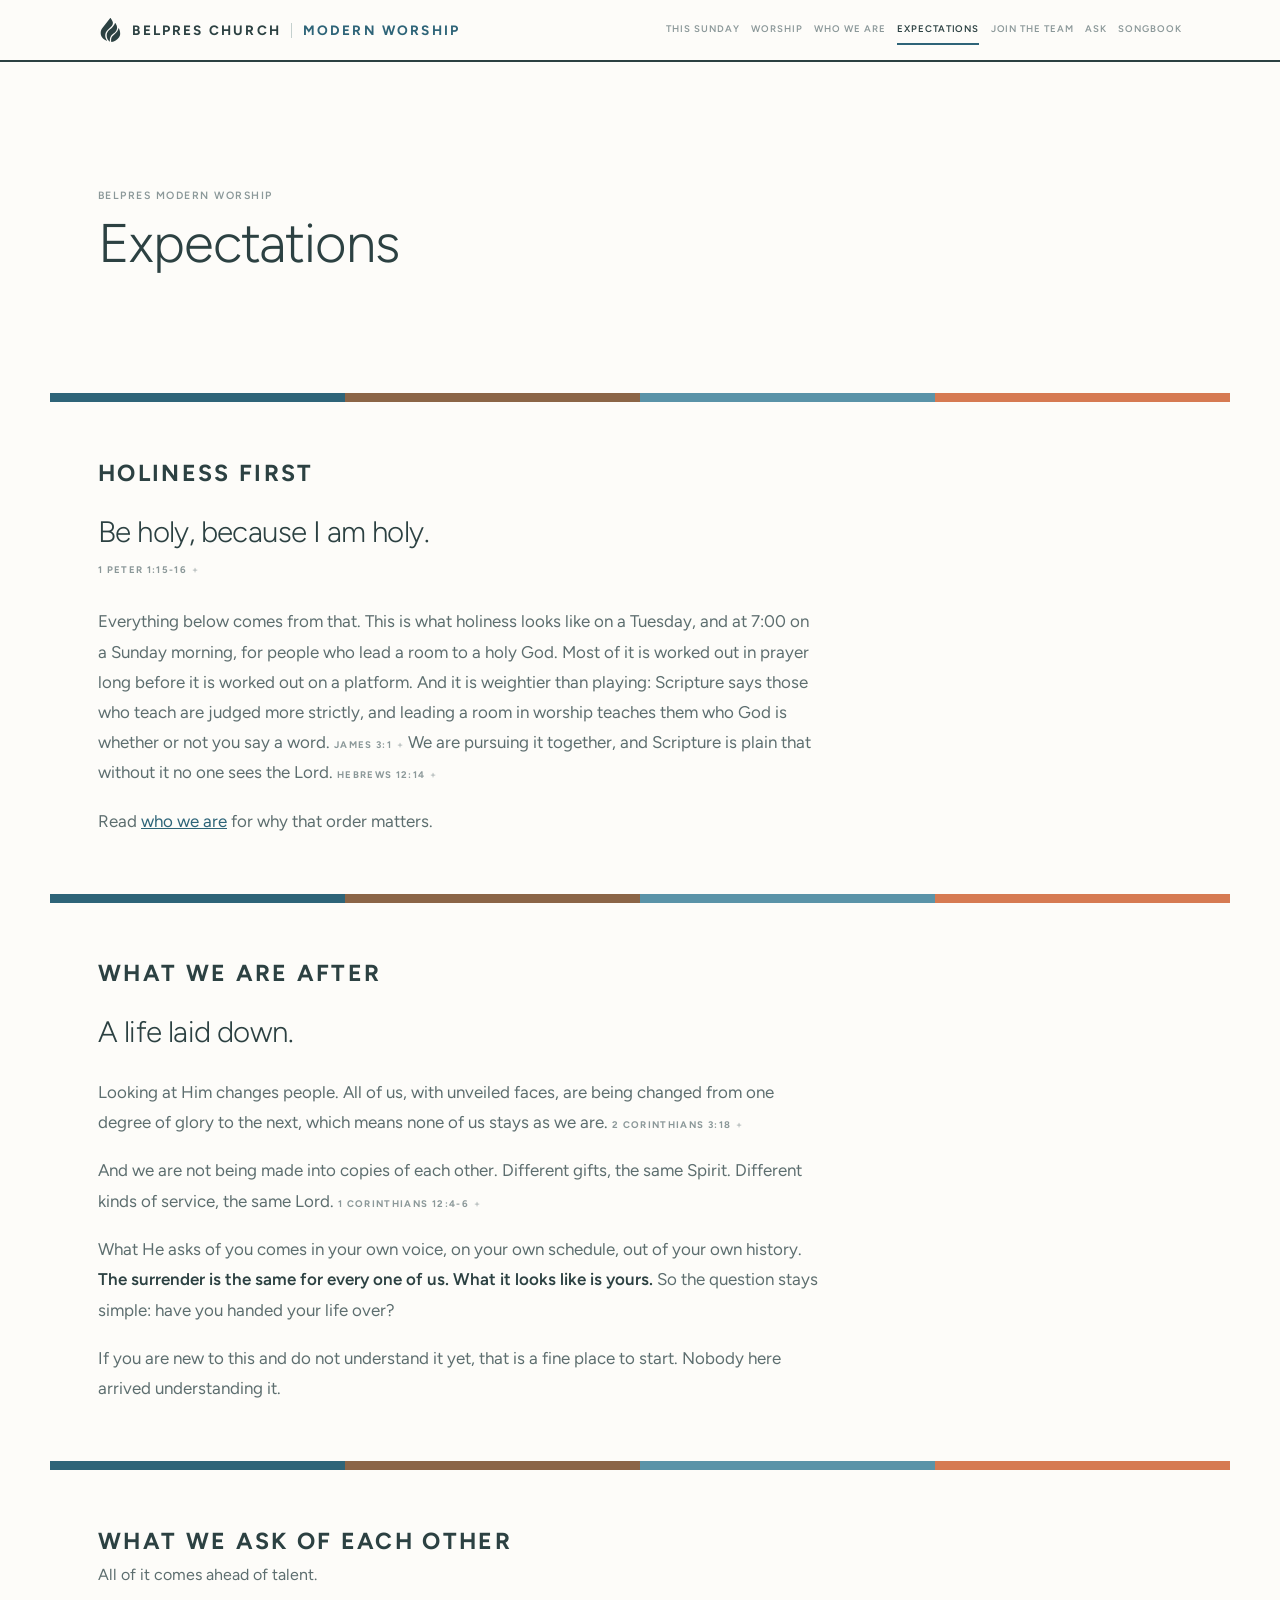
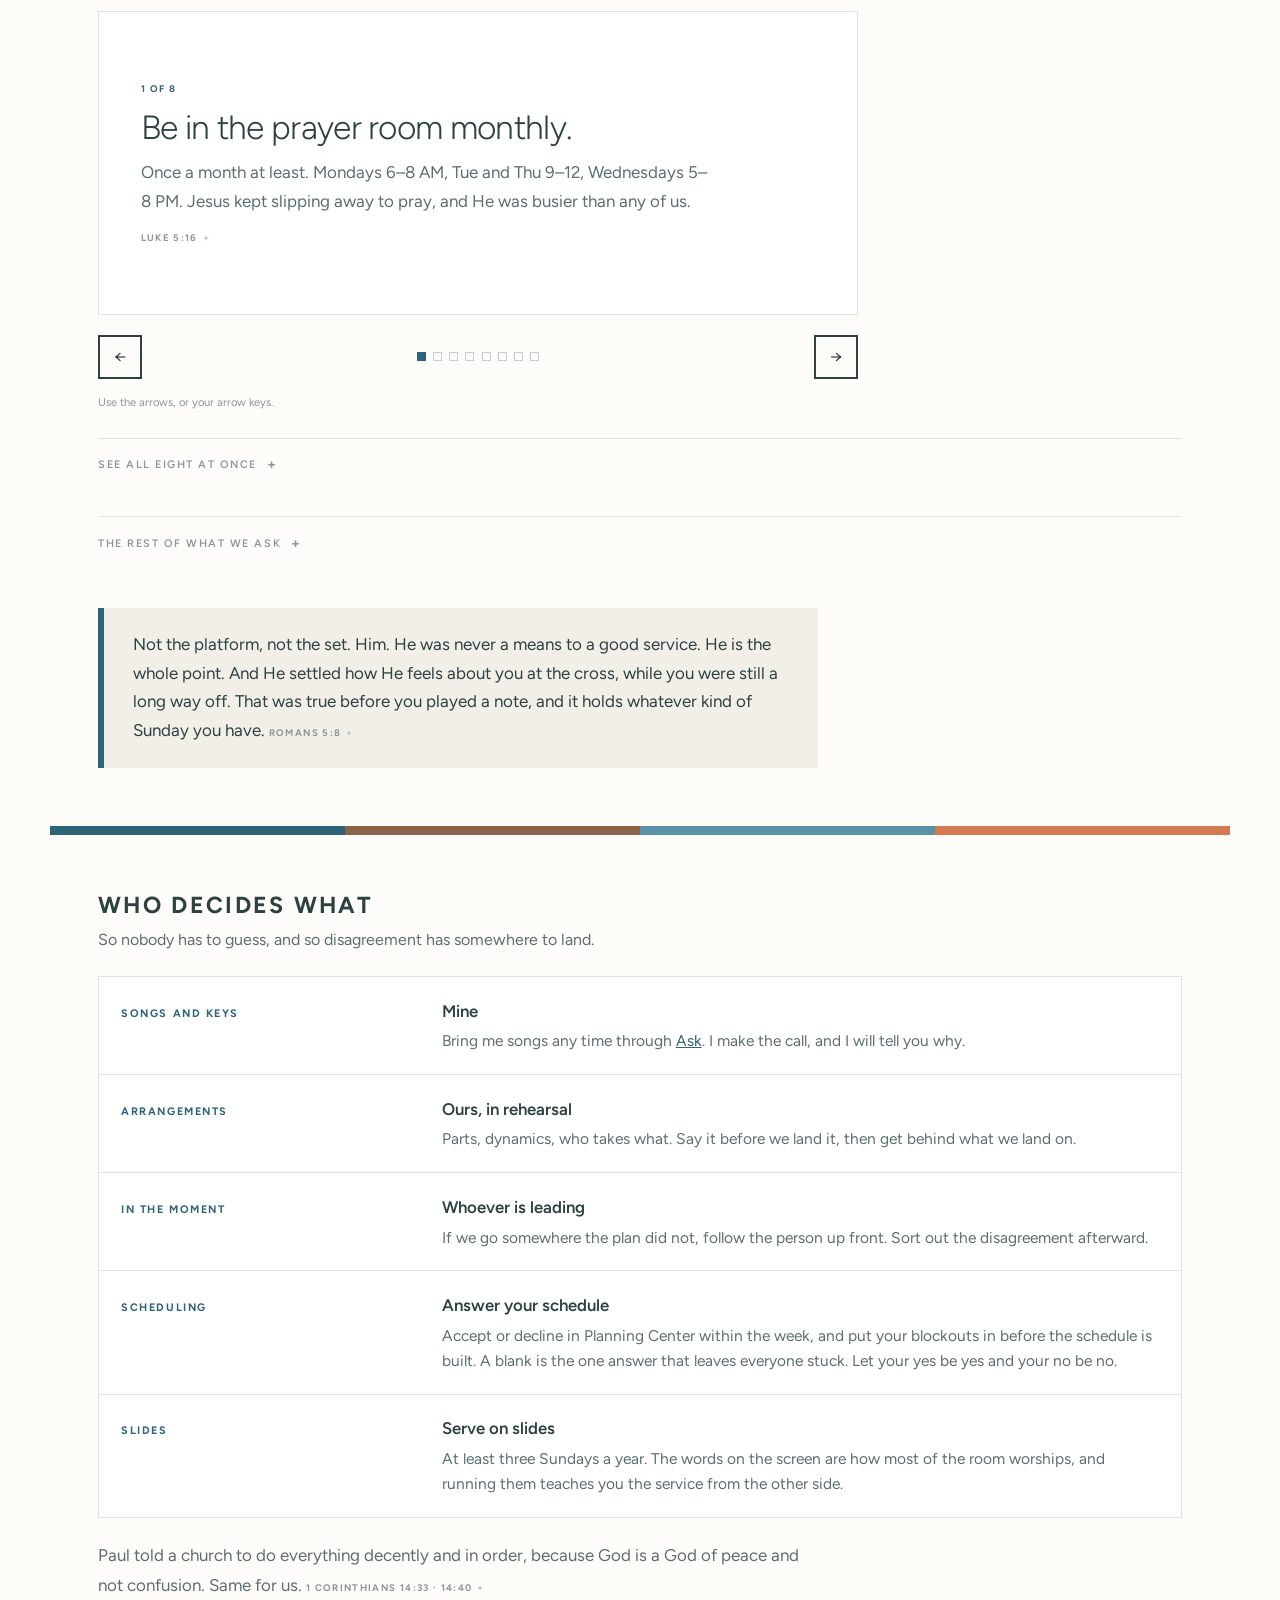
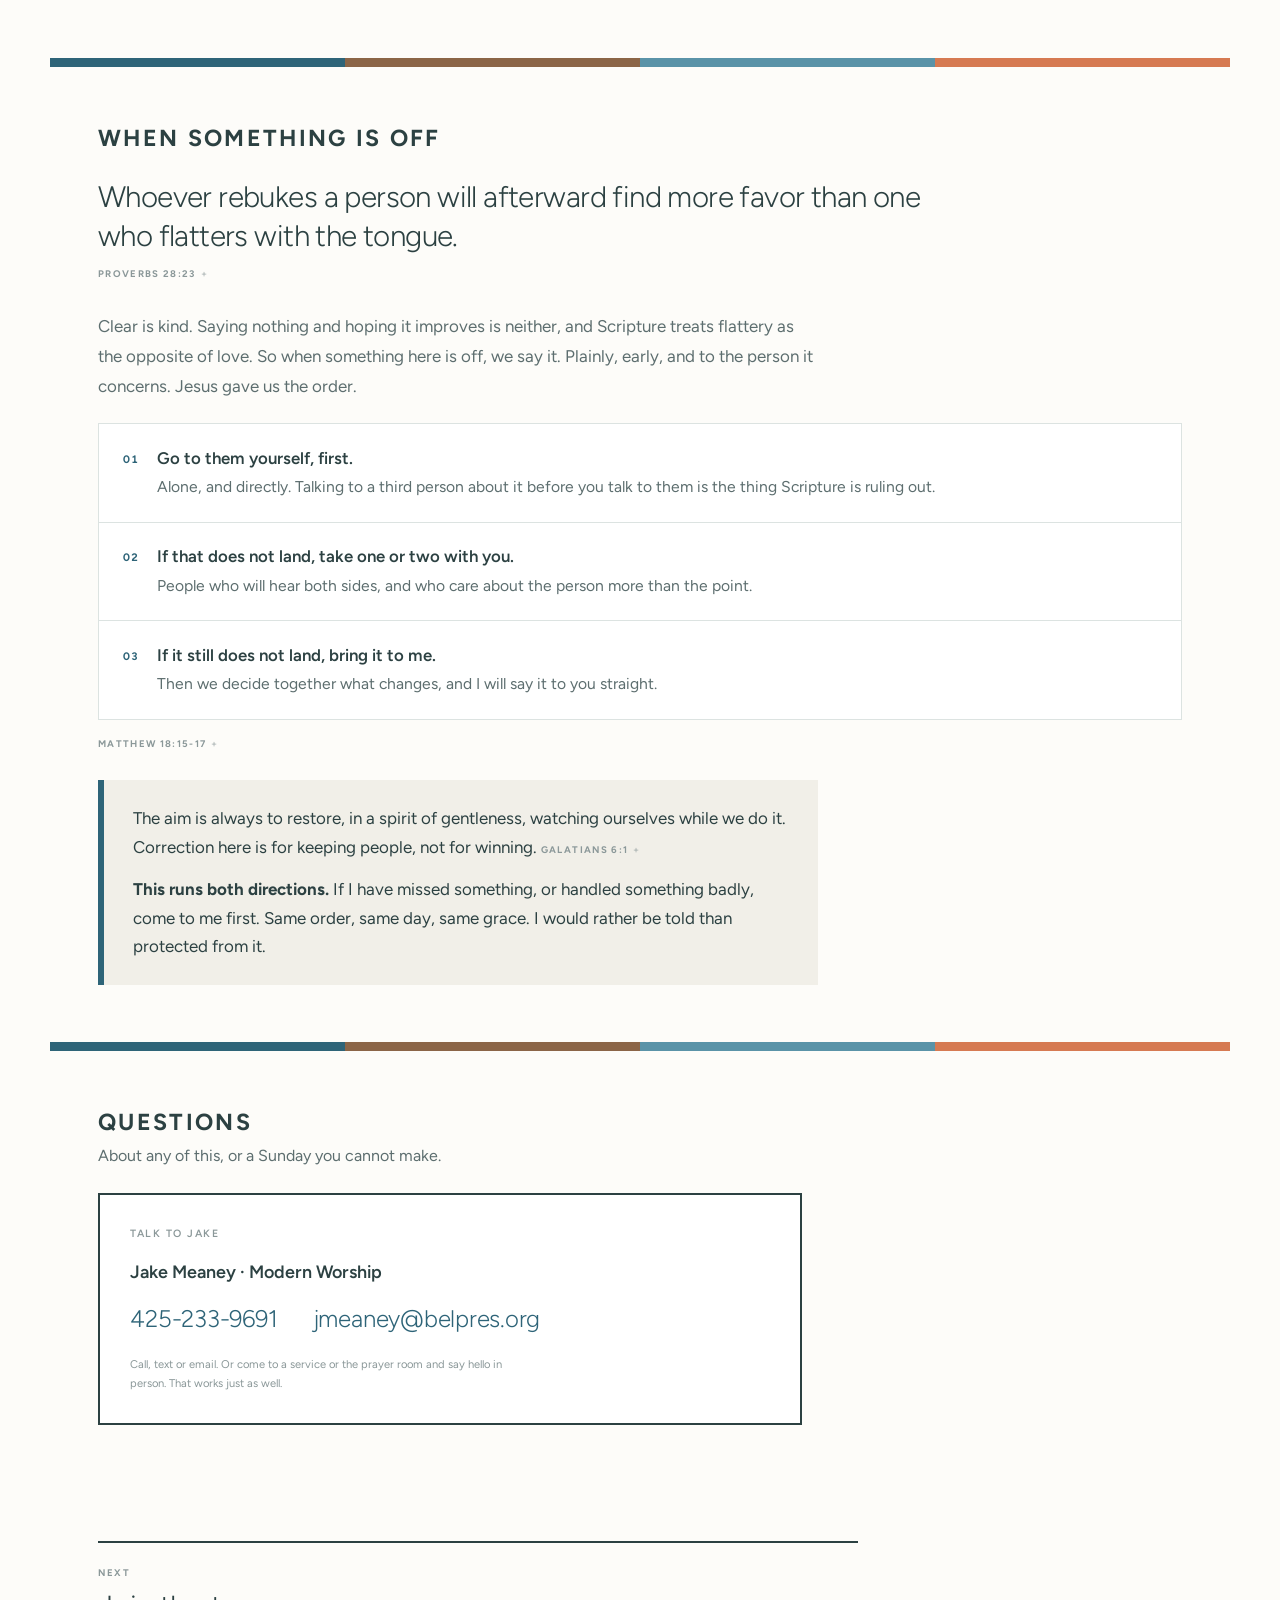
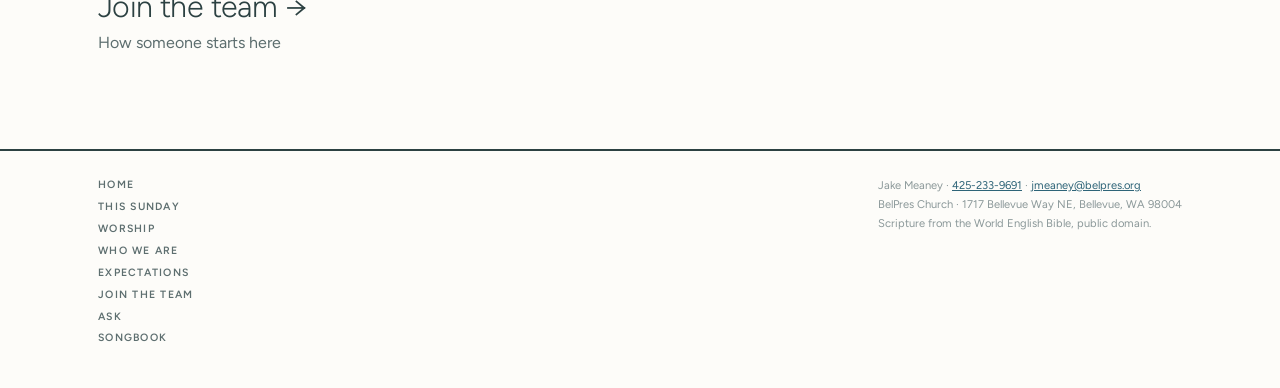
<file: expectations.html>
<!doctype html>
<html lang="en">
<head>
<meta charset="utf-8">
<meta name="viewport" content="width=device-width, initial-scale=1, viewport-fit=cover">
<title>Expectations | BelPres Modern Worship</title>
<meta name="description" content="What the BelPres modern worship team asks of each other.">
<meta name="robots" content="noindex">
<meta name="theme-color" content="#FDFCF9">
<link rel="icon" href="data:image/svg+xml,%3Csvg xmlns='http://www.w3.org/2000/svg' viewBox='0 0 38 49'%3E%3Cpath fill='%232C4142' d='M36.1 21.6c.2-.6 1-.7 1.2-.1 1.8 3.7 4.4 12 .3 17.8-3.7 5.2-9.8 8.9-15.1 9.7-.4.1-.8 0-.9-.4-.5-2.3-1.5-9.5 5-14.1 6.8-4.9 8.7-9 9.5-12.9ZM29.1 10.6c.2-.5.8-.5 1.1-.1 5.4 8.3 4.4 15.6-4.7 21.9-7 4.7-7 11.8-6.7 14.9.1.6-.6.9-1 .6C11.7 42.8 9 31 18.1 24.2c7-5.2 10-11.1 11-13.6ZM19.5.2c.3-.3.8-.3 1 0 7.1 10.3 6 12.9-5.3 23.4C5.6 32.4 9.9 41.4 12.6 45.4c.4.5-.2 1.2-.8.9C2.4 41.6.1 35.4 0 30.5c0-3.6 1.3-7.2 3.5-10L19.5.2Z'/%3E%3C/svg%3E">
<link rel="preconnect" href="https://fonts.googleapis.com">
<link rel="preconnect" href="https://fonts.gstatic.com" crossorigin>
<link rel="stylesheet" href="https://fonts.googleapis.com/css2?family=Figtree:ital,wght@0,300;0,400;0,500;0,600;0,700;0,800;1,400&display=swap">
<link rel="stylesheet" href="assets/app.css">
</head>
<body>

<header class="bar">
  <div class="bar-in">
    <a class="mark" href="./">
      <svg viewBox="0 0 38 49" aria-hidden="true"><path d="M36.1475 21.6106C36.2849 21.0322 37.0748 20.951 37.3301 21.4875C39.0924 25.1722 41.6842 33.4862 37.6025 39.2727C33.9258 44.4858 27.7551 48.1975 22.4707 48.9827C22.0659 49.0416 21.6689 48.9506 21.5781 48.552C21.0455 46.226 20.0711 39.1051 26.5508 34.4729C33.3663 29.6021 35.2222 25.4625 36.1475 21.6106ZM29.123 10.6282C29.3219 10.1631 29.9595 10.1014 30.2344 10.5247C35.6414 18.8291 34.5985 26.122 25.4609 32.3811H25.458C18.5194 37.1364 18.4654 44.2377 18.8213 47.2971C18.8873 47.8631 18.2293 48.2194 17.79 47.8577C11.7132 42.8364 8.96261 30.9879 18.0732 24.1702C25.0485 18.9498 28.0996 13.0378 29.123 10.6282ZM19.4941 0.238525C19.7593 -0.0958663 20.2717 -0.07611 20.5146 0.275635C27.5957 10.5689 26.5039 13.188 15.1865 23.6018V23.6038C5.59229 32.4324 9.88487 41.4482 12.624 45.3987C12.9971 45.9402 12.4099 46.6296 11.8232 46.3342C2.38633 41.5765 0.052534 35.3815 0.000976562 30.4983C-0.03584 26.8555 1.26245 23.3261 3.51562 20.4709L19.4941 0.238525Z"/></svg>
      <span class="mk-a">BelPres Church</span>
      <span class="mk-bar" aria-hidden="true"></span>
      <span class="mk-b">Modern Worship</span>
    </a>
    <nav class="barnav" aria-label="Pages">
      <a href="upcoming.html">This Sunday</a>
      <a href="worship.html">Worship</a>
      <a href="who-we-are.html">Who we are</a>
      <a href="expectations.html" class="here">Expectations</a>
      <a href="join.html">Join the Team</a>
      <a href="ask.html">Ask</a>
      <a href="songbook.html">Songbook</a>
    </nav>
  </div>
</header>

<main id="main">

  <section class="band band-top">
    <div class="opening">
      <p class="tag">BelPres Modern Worship</p>
      <h1 class="pagetitle">Expectations</h1>
    </div>
  </section>

  <div class="strip" aria-hidden="true"><i></i><i></i><i></i><i></i></div>

  <section class="band">
    <div class="band-head">
      <h2>Holiness first</h2>
    </div>
    <p class="statement close">Be holy, because I am holy.</p>
    <p class="ref" style="margin-top:.7rem">1 Peter 1:15-16</p>
    <div class="prose" style="margin-top:1.6rem">
      <p>Everything below comes from that. This is what holiness looks like on a Tuesday, and at 7:00 on a Sunday morning, for people who lead a room to a holy God. Most of it is worked out in prayer long before it is worked out on a platform. And it is weightier than playing: Scripture says those who teach are judged more strictly, and leading a room in worship teaches them who God is whether or not you say a word. <span class="ref">James 3:1</span> We are pursuing it together, and Scripture is plain that without it no one sees the Lord. <span class="ref">Hebrews 12:14</span></p>
      <p>Read <a href="who-we-are.html">who we are</a> for why that order matters.</p>
    </div>
  </section>

  <div class="strip" aria-hidden="true"><i></i><i></i><i></i><i></i></div>

  <section class="band">
    <div class="band-head">
      <h2>What we are after</h2>
    </div>
    <p class="statement close">A life laid down.</p>

    <div class="prose" style="margin-top:1.6rem">
      <p>Looking at Him changes people. All of us, with unveiled faces, are being changed from one degree of glory to the next, which means none of us stays as we are. <span class="ref">2 Corinthians 3:18</span></p>
      <p>And we are not being made into copies of each other. Different gifts, the same Spirit. Different kinds of service, the same Lord. <span class="ref">1 Corinthians 12:4-6</span></p>
      <p>What He asks of you comes in your own voice, on your own schedule, out of your own history. <strong>The surrender is the same for every one of us. What it looks like is yours.</strong> So the question stays simple: have you handed your life over?</p>
      <p>If you are new to this and do not understand it yet, that is a fine place to start. Nobody here arrived understanding it.</p>
    </div>
  </section>

  <div class="strip" aria-hidden="true"><i></i><i></i><i></i><i></i></div>

  <section class="band">
    <div class="band-head">
      <h2>What we ask of each other</h2>
      <p class="note">All of it comes ahead of talent.</p>
    </div>
    <div class="deck" id="deck">
      <ul class="cards3d" id="cards">
      <li class="card">
        <p class="c-n">1 of 8</p>
        <p class="c-h">Be in the prayer room monthly.</p>
        <p class="c-d">Once a month at least. Mondays 6&ndash;8 AM, Tue and Thu 9&ndash;12, Wednesdays 5&ndash;8 PM. Jesus kept slipping away to pray, and He was busier than any of us.</p>
        <p class="ref">Luke 5:16</p>
      </li>
      <li class="card" aria-hidden="true">
        <p class="c-n">2 of 8</p>
        <p class="c-h">Come ready.</p>
        <p class="c-d">Learn the songs at home. Be set up by 7:00. If you cannot make it, say so before Sunday.</p>
        <p class="ref">Colossians 3:23</p>
      </li>
      <li class="card" aria-hidden="true">
        <p class="c-n">3 of 8</p>
        <p class="c-h">Play it well, then follow Him.</p>
        <p class="c-d">Chenaniah got put in charge of the music because he was good at it. So we prepare, we plan, we play it well. Then we leave room to go somewhere the plan did not: hold a verse, keep a song going, let a quiet sit. Jesus said the Spirit is like wind, you hear it and you do not know where it is headed. Being good is what lets us follow when it moves.</p>
        <p class="ref">1 Chronicles 15:22 &middot; John 3:8</p>
      </li>
      <li class="card" aria-hidden="true">
        <p class="c-n">4 of 8</p>
        <p class="c-h">Say what you think.</p>
        <p class="c-d">If you hear something better, say it. Disagree with a call, mine included. Proverbs says open correction beats love kept quiet.</p>
        <p class="ref">Proverbs 27:5-6</p>
      </li>
      <li class="card" aria-hidden="true">
        <p class="c-n">5 of 8</p>
        <p class="c-h">Take correction.</p>
        <p class="c-d">You will get corrected. Proverbs says correct a wise man and he will love you for it. Take it that way and you will grow. That is the whole difference.</p>
        <p class="ref">Proverbs 9:8-9</p>
      </li>
      <li class="card" aria-hidden="true">
        <p class="c-n">6 of 8</p>
        <p class="c-h">Dress like you are leading.</p>
        <p class="c-d">People look at whoever is up front. That comes with the job. So dress so the room is looking at Jesus. This one is on all of us, and it is about holiness, not style.</p>
        <p class="ref">Colossians 3:12</p>
      </li>
      <li class="card" aria-hidden="true">
        <p class="c-n">7 of 8</p>
        <p class="c-h">Watch your life off the platform.</p>
        <p class="c-d">Who you are on a Tuesday is who walks up there on Sunday. Paul told Timothy to keep a close watch on his life and his teaching. People follow more than your playing.</p>
        <p class="ref">1 Timothy 4:16</p>
      </li>
      <li class="card" aria-hidden="true">
        <p class="c-n">8 of 8</p>
        <p class="c-h">Stay for the whole service.</p>
        <p class="c-d">You are part of this church before you are on its platform. When the set is done, go sit down and hear the message with everybody else.</p>
        <p class="ref">Hebrews 10:25</p>
      </li>
      </ul>
      <div class="deck-bar">
        <button class="deck-arrow" id="deckPrev" type="button" aria-label="Previous">&#8592;</button>
        <div class="dots" id="dots"><button type="button" class="dot" aria-current="true" aria-label="1 of 8"></button><button type="button" class="dot" aria-label="2 of 8"></button><button type="button" class="dot" aria-label="3 of 8"></button><button type="button" class="dot" aria-label="4 of 8"></button><button type="button" class="dot" aria-label="5 of 8"></button><button type="button" class="dot" aria-label="6 of 8"></button><button type="button" class="dot" aria-label="7 of 8"></button><button type="button" class="dot" aria-label="8 of 8"></button></div>
        <button class="deck-arrow" id="deckNext" type="button" aria-label="Next">&#8594;</button>
      </div>
      <p class="fine deck-hint">Use the arrows, or your arrow keys.</p>
    </div>

    <details class="more">
      <summary>See all eight at once</summary>
      <div class="more-body">
        <ul class="egrid">
      <li>
        <p class="h">Be in the prayer room monthly.</p>
        <p class="d">Once a month at least. Mondays 6&ndash;8 AM, Tue and Thu 9&ndash;12, Wednesdays 5&ndash;8 PM. Jesus kept slipping away to pray, and He was busier than any of us.</p>
        <p class="ref">Luke 5:16</p>
      </li>
      <li>
        <p class="h">Come ready.</p>
        <p class="d">Learn the songs at home. Be set up by 7:00. If you cannot make it, say so before Sunday.</p>
        <p class="ref">Colossians 3:23</p>
      </li>
      <li>
        <p class="h">Play it well, then follow Him.</p>
        <p class="d">Chenaniah got put in charge of the music because he was good at it. So we prepare, we plan, we play it well. Then we leave room to go somewhere the plan did not: hold a verse, keep a song going, let a quiet sit. Jesus said the Spirit is like wind, you hear it and you do not know where it is headed. Being good is what lets us follow when it moves.</p>
        <p class="ref">1 Chronicles 15:22 &middot; John 3:8</p>
      </li>
      <li>
        <p class="h">Say what you think.</p>
        <p class="d">If you hear something better, say it. Disagree with a call, mine included. Proverbs says open correction beats love kept quiet.</p>
        <p class="ref">Proverbs 27:5-6</p>
      </li>
      <li>
        <p class="h">Take correction.</p>
        <p class="d">You will get corrected. Proverbs says correct a wise man and he will love you for it. Take it that way and you will grow. That is the whole difference.</p>
        <p class="ref">Proverbs 9:8-9</p>
      </li>
      <li>
        <p class="h">Dress like you are leading.</p>
        <p class="d">People look at whoever is up front. That comes with the job. So dress so the room is looking at Jesus. This one is on all of us, and it is about holiness, not style.</p>
        <p class="ref">Colossians 3:12</p>
      </li>
      <li>
        <p class="h">Watch your life off the platform.</p>
        <p class="d">Who you are on a Tuesday is who walks up there on Sunday. Paul told Timothy to keep a close watch on his life and his teaching. People follow more than your playing.</p>
        <p class="ref">1 Timothy 4:16</p>
      </li>
      <li>
        <p class="h">Stay for the whole service.</p>
        <p class="d">You are part of this church before you are on its platform. When the set is done, go sit down and hear the message with everybody else.</p>
        <p class="ref">Hebrews 10:25</p>
      </li>
        </ul>
      </div>
    </details>

    <details class="more">
      <summary>The rest of what we ask</summary>
      <div class="more-body">
        <ul class="restlist">
      <li><p class="rr-h">Be with Him first.</p><p class="rr-b">Paul says pray without ceasing. Not a thing you finish before the downbeat. You stay there the whole time.</p><p class="ref">1 Thessalonians 5:17</p></li>
      <li><p class="rr-h">Hand on what you know.</p><p class="rr-b">Been here a while? When you make a decision, say why you made it, so somebody learns to hear it too.</p><p class="ref">2 Timothy 2:2</p></li>
      <li><p class="rr-h">Ask, and say what you hear.</p><p class="rr-b">New here? Ask why we did something, then tell us what you notice. The Spirit gave you something we need.</p><p class="ref">1 Corinthians 12:7</p></li>
      <li><p class="rr-h">Decide together.</p><p class="rr-b">Make your case, hear theirs out, then land on one call and get behind it.</p><p class="ref">Philippians 2:3-4</p></li>
      <li><p class="rr-h">Back each other up.</p><p class="rr-b">Talk about someone the same way when the mics are off as you would with them on.</p><p class="ref">Ephesians 4:29</p></li>
      <li><p class="rr-h">Every task is worship.</p><p class="rr-b">Coiling a cable counts the same as the song. Do all of it for the glory of God.</p><p class="ref">1 Corinthians 10:31</p></li>
        </ul>
      </div>
    </details>

    <div class="firsttime pagefoot" style="border-top:0">
      <p>Not the platform, not the set. Him. He was never a means to a good service. He is the whole point. And He settled how He feels about you at the cross, while you were still a long way off. That was true before you played a note, and it holds whatever kind of Sunday you have. <span class="ref">Romans 5:8</span></p>
    </div>
  </section>


  <div class="strip" aria-hidden="true"><i></i><i></i><i></i><i></i></div>

  <section class="band">
    <div class="band-head">
      <h2>Who decides what</h2>
      <p class="note">So nobody has to guess, and so disagreement has somewhere to land.</p>
    </div>
    <ul class="rhythms">
      <li>
        <p class="when">Songs and keys</p>
        <p class="what">Mine<span>Bring me songs any time through <a href="ask.html">Ask</a>. I make the call, and I will tell you why.</span></p>
      </li>
      <li>
        <p class="when">Arrangements</p>
        <p class="what">Ours, in rehearsal<span>Parts, dynamics, who takes what. Say it before we land it, then get behind what we land on.</span></p>
      </li>
      <li>
        <p class="when">In the moment</p>
        <p class="what">Whoever is leading<span>If we go somewhere the plan did not, follow the person up front. Sort out the disagreement afterward.</span></p>
      </li>
      <li>
        <p class="when">Scheduling</p>
        <p class="what">Answer your schedule<span>Accept or decline in Planning Center within the week, and put your blockouts in before the schedule is built. A blank is the one answer that leaves everyone stuck. Let your yes be yes and your no be no.</span></p>
      </li>
      <li>
        <p class="when">Slides</p>
        <p class="what">Serve on slides<span>At least three Sundays a year. The words on the screen are how most of the room worships, and running them teaches you the service from the other side.</span></p>
      </li>
    </ul>
    <div class="prose" style="margin-top:1.4rem">
      <p>Paul told a church to do everything decently and in order, because God is a God of peace and not confusion. Same for us. <span class="ref">1 Corinthians 14:33 &middot; 14:40</span></p>
    </div>
  </section>

  <div class="strip" aria-hidden="true"><i></i><i></i><i></i><i></i></div>

  <section class="band">
    <div class="band-head">
      <h2>When something is off</h2>
    </div>
    <p class="statement close">Whoever rebukes a person will afterward find more favor than one who flatters with the tongue.</p>
    <p class="ref" style="margin-top:.7rem">Proverbs 28:23</p>

    <div class="prose" style="margin-top:1.6rem">
      <p>Clear is kind. Saying nothing and hoping it improves is neither, and Scripture treats flattery as the opposite of love. So when something here is off, we say it. Plainly, early, and to the person it concerns. Jesus gave us the order.</p>
    </div>

    <ol class="steps" style="margin-top:1.4rem">
      <li><p class="n">01</p><div>
        <p class="t">Go to them yourself, first.</p>
        <p class="d">Alone, and directly. Talking to a third person about it before you talk to them is the thing Scripture is ruling out.</p>
      </div></li>
      <li><p class="n">02</p><div>
        <p class="t">If that does not land, take one or two with you.</p>
        <p class="d">People who will hear both sides, and who care about the person more than the point.</p>
      </div></li>
      <li><p class="n">03</p><div>
        <p class="t">If it still does not land, bring it to me.</p>
        <p class="d">Then we decide together what changes, and I will say it to you straight.</p>
      </div></li>
    </ol>
    <p class="ref" style="margin-top:1rem">Matthew 18:15-17</p>


    <div class="firsttime" style="margin-top:1.6rem">
      <p>The aim is always to restore, in a spirit of gentleness, watching ourselves while we do it. Correction here is for keeping people, not for winning. <span class="ref">Galatians 6:1</span></p>
      <p style="margin-top:.9rem"><strong>This runs both directions.</strong> If I have missed something, or handled something badly, come to me first. Same order, same day, same grace. I would rather be told than protected from it.</p>
    </div>
  </section>

  <div class="strip" aria-hidden="true"><i></i><i></i><i></i><i></i></div>

  <section class="band">
    <div class="band-head">
      <h2>Questions</h2>
      <p class="note">About any of this, or a Sunday you cannot make.</p>
    </div>
    <div class="contact">
      <p class="lab">Talk to Jake</p>
      <p class="who">Jake Meaney &middot; Modern Worship</p>
      <ul>
        <li><a href="tel:+14252339691">425-233-9691</a></li>
        <li><a href="mailto:jmeaney@belpres.org">jmeaney@belpres.org</a></li>
      </ul>
      <p class="fine">Call, text or email. Or come to a service or the prayer room and say hello in person. That works just as well.</p>
    </div>
  </section>

  <section class="band">
    <a class="nextup" href="join.html">
      <span class="nx-l">Next</span>
      <span class="nx-t">Join the team</span>
      <span class="nx-d">How someone starts here</span>
    </a>
  </section>

</main>

<footer>
  <div class="foot-in">
    <div class="footnav">
      <a href="./">Home</a>
      <a href="upcoming.html">This Sunday</a>
      <a href="worship.html">Worship</a>
      <a href="who-we-are.html">Who we are</a>
      <a href="expectations.html">Expectations</a>
      <a href="join.html">Join the team</a>
      <a href="ask.html">Ask</a>
      <a href="songbook.html">Songbook</a>
    </div>
    <p class="fine">Jake Meaney &middot; <a href="tel:+14252339691">425-233-9691</a> &middot; <a href="mailto:jmeaney@belpres.org">jmeaney@belpres.org</a><br>BelPres Church &middot; 1717 Bellevue Way NE, Bellevue, WA 98004<br>Scripture from the World English Bible, public domain.</p>
  </div>
</footer>

<script src="assets/deck.js"></script>
<script src="assets/verses.js"></script>
</body>
</html>
</file>
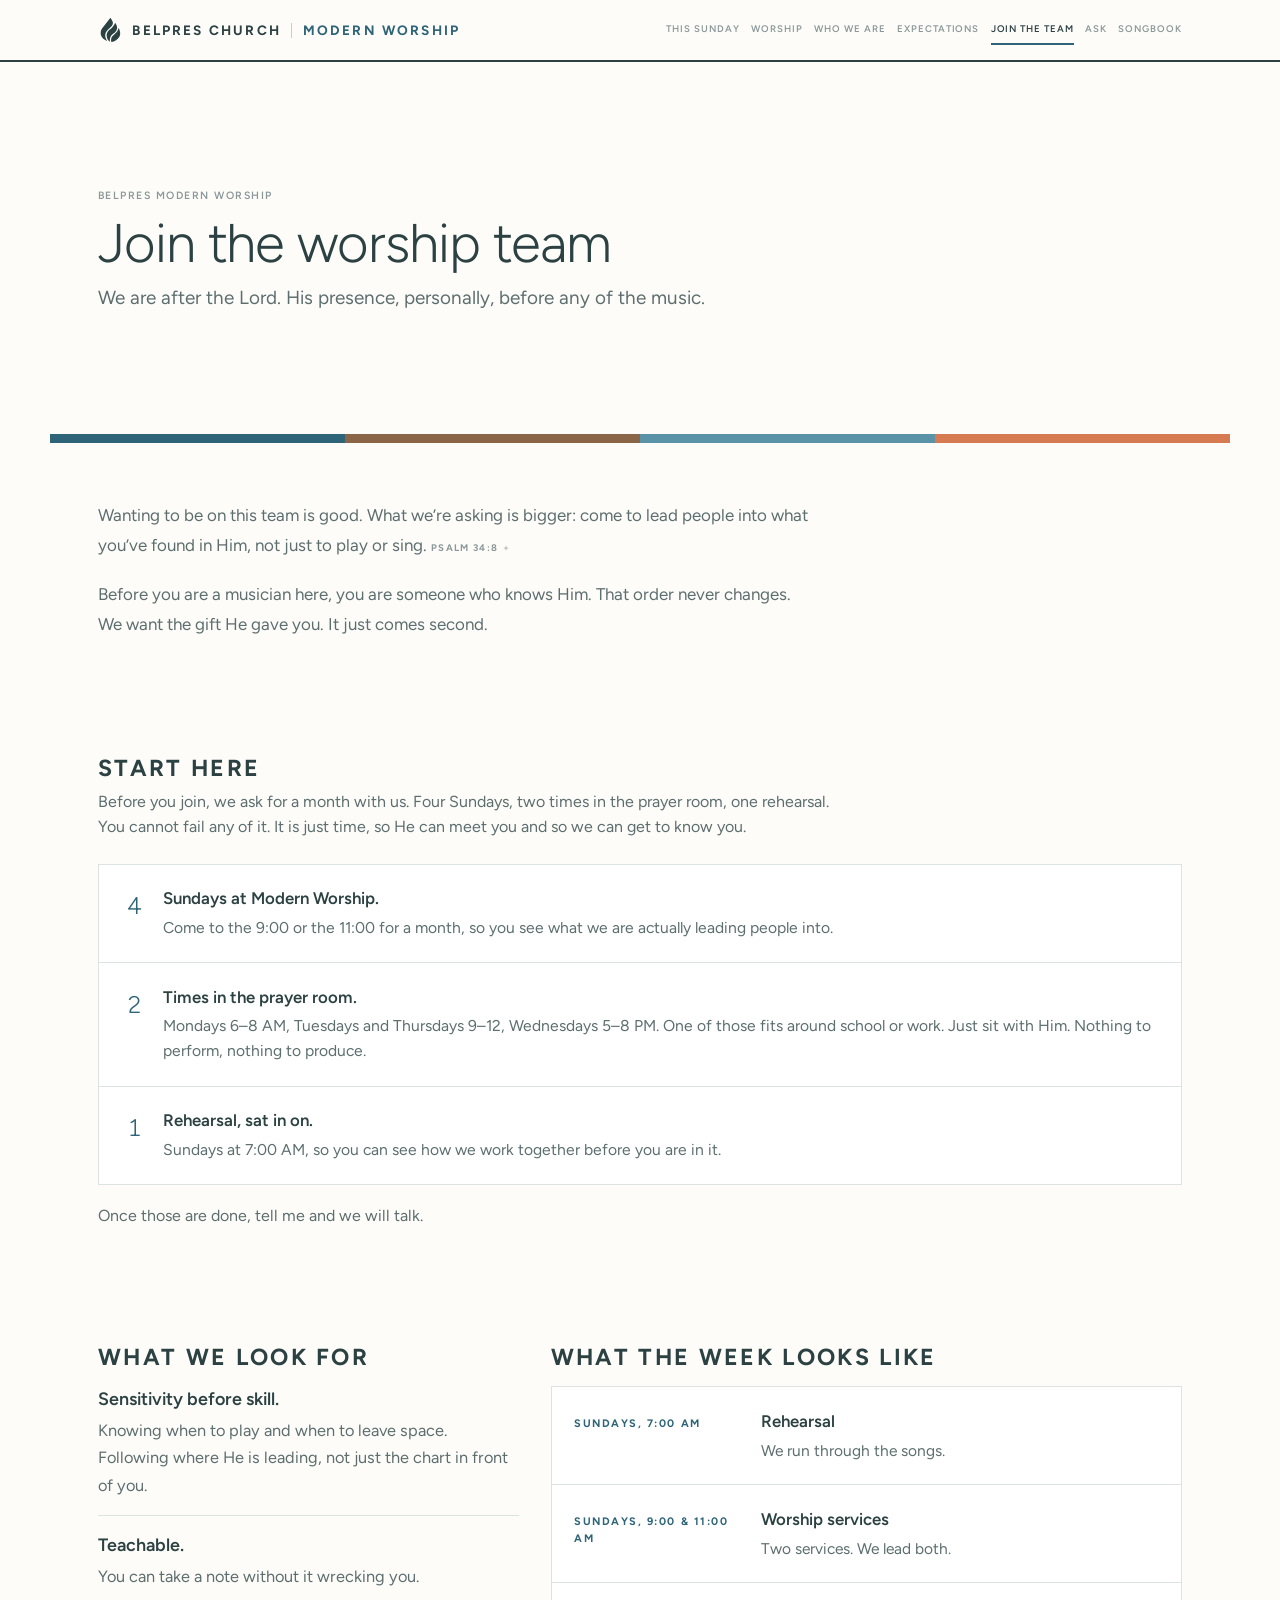
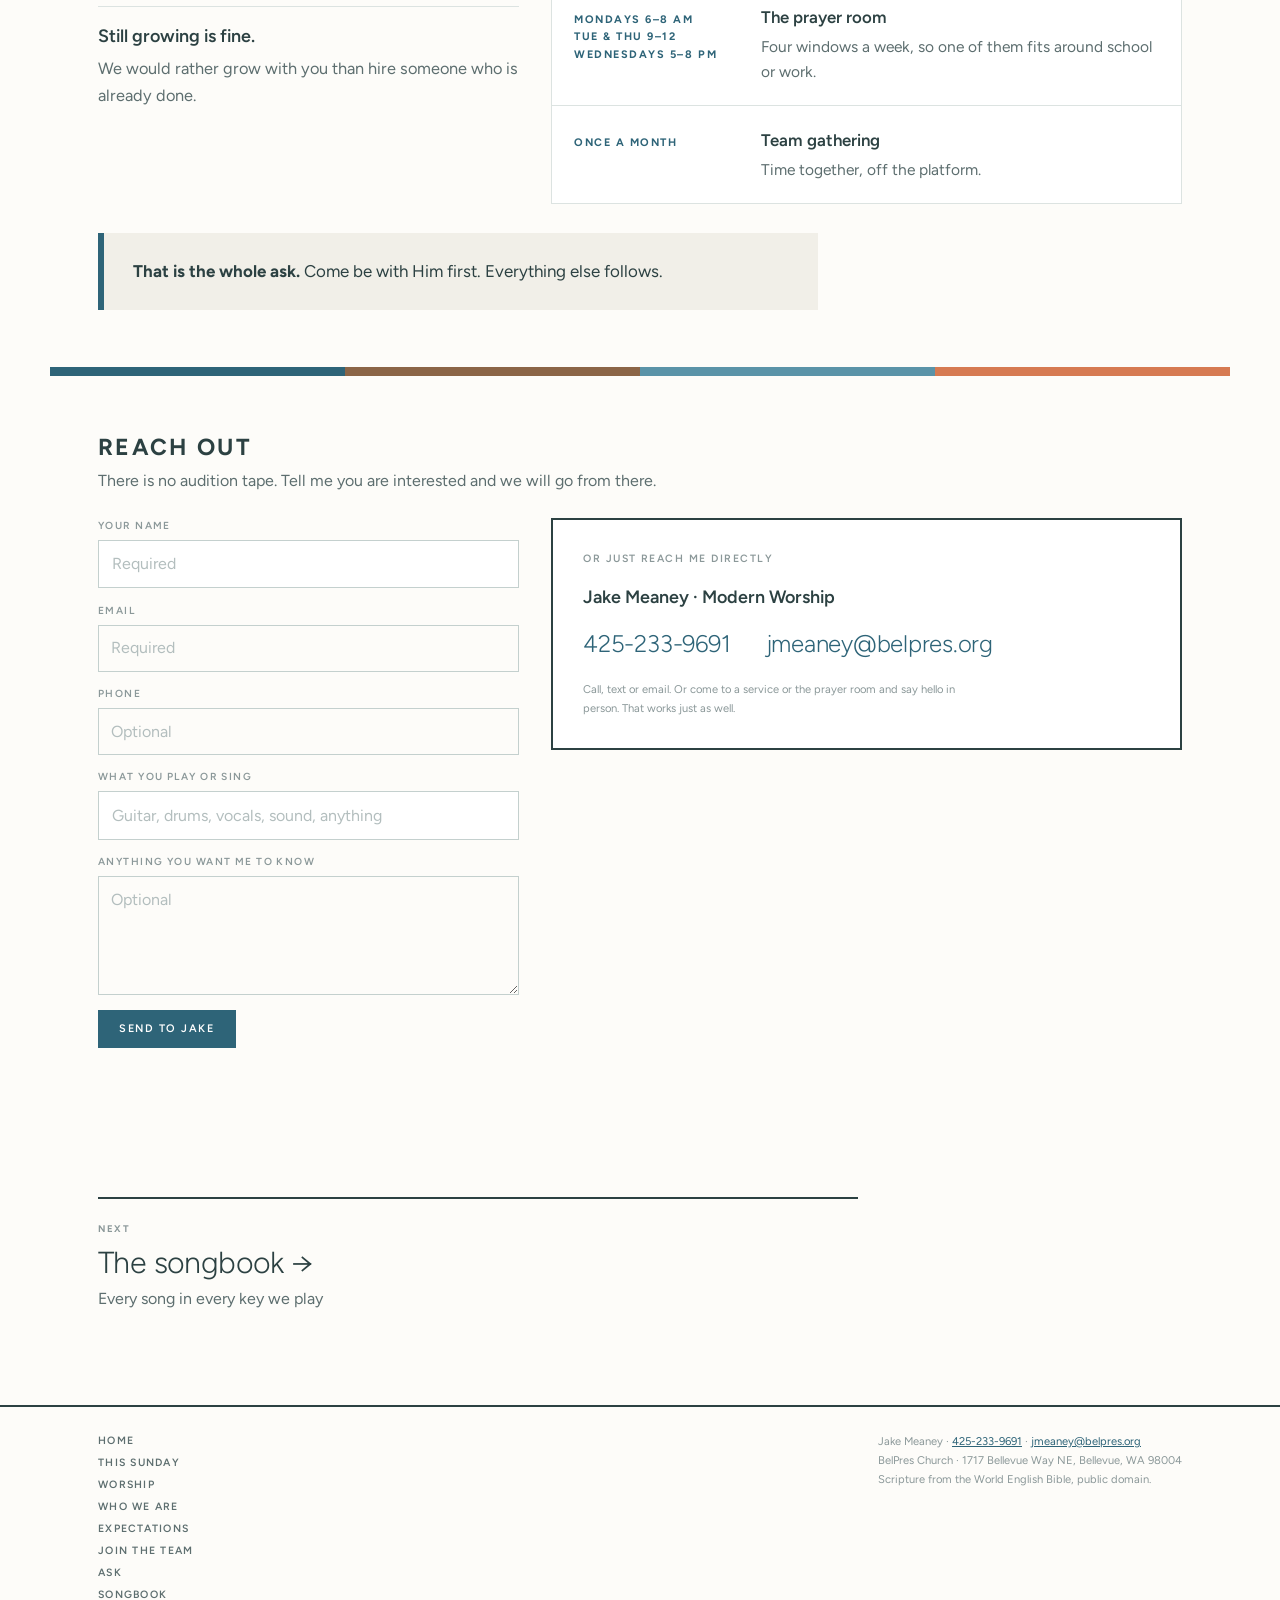
<file: join.html>
<!doctype html>
<html lang="en">
<head>
<meta charset="utf-8">
<meta name="viewport" content="width=device-width, initial-scale=1, viewport-fit=cover">
<title>Join the worship team | BelPres Modern Worship</title>
<meta name="description" content="What it takes to join the BelPres modern worship team.">
<meta name="robots" content="noindex">
<meta name="theme-color" content="#FDFCF9">
<link rel="icon" href="data:image/svg+xml,%3Csvg xmlns='http://www.w3.org/2000/svg' viewBox='0 0 38 49'%3E%3Cpath fill='%232C4142' d='M36.1 21.6c.2-.6 1-.7 1.2-.1 1.8 3.7 4.4 12 .3 17.8-3.7 5.2-9.8 8.9-15.1 9.7-.4.1-.8 0-.9-.4-.5-2.3-1.5-9.5 5-14.1 6.8-4.9 8.7-9 9.5-12.9ZM29.1 10.6c.2-.5.8-.5 1.1-.1 5.4 8.3 4.4 15.6-4.7 21.9-7 4.7-7 11.8-6.7 14.9.1.6-.6.9-1 .6C11.7 42.8 9 31 18.1 24.2c7-5.2 10-11.1 11-13.6ZM19.5.2c.3-.3.8-.3 1 0 7.1 10.3 6 12.9-5.3 23.4C5.6 32.4 9.9 41.4 12.6 45.4c.4.5-.2 1.2-.8.9C2.4 41.6.1 35.4 0 30.5c0-3.6 1.3-7.2 3.5-10L19.5.2Z'/%3E%3C/svg%3E">
<link rel="preconnect" href="https://fonts.googleapis.com">
<link rel="preconnect" href="https://fonts.gstatic.com" crossorigin>
<link rel="stylesheet" href="https://fonts.googleapis.com/css2?family=Figtree:ital,wght@0,300;0,400;0,500;0,600;0,700;0,800;1,400&display=swap">
<link rel="stylesheet" href="assets/app.css">
</head>
<body>

<header class="bar">
  <div class="bar-in">
    <a class="mark" href="./">
      <svg viewBox="0 0 38 49" aria-hidden="true"><path d="M36.1475 21.6106C36.2849 21.0322 37.0748 20.951 37.3301 21.4875C39.0924 25.1722 41.6842 33.4862 37.6025 39.2727C33.9258 44.4858 27.7551 48.1975 22.4707 48.9827C22.0659 49.0416 21.6689 48.9506 21.5781 48.552C21.0455 46.226 20.0711 39.1051 26.5508 34.4729C33.3663 29.6021 35.2222 25.4625 36.1475 21.6106ZM29.123 10.6282C29.3219 10.1631 29.9595 10.1014 30.2344 10.5247C35.6414 18.8291 34.5985 26.122 25.4609 32.3811H25.458C18.5194 37.1364 18.4654 44.2377 18.8213 47.2971C18.8873 47.8631 18.2293 48.2194 17.79 47.8577C11.7132 42.8364 8.96261 30.9879 18.0732 24.1702C25.0485 18.9498 28.0996 13.0378 29.123 10.6282ZM19.4941 0.238525C19.7593 -0.0958663 20.2717 -0.07611 20.5146 0.275635C27.5957 10.5689 26.5039 13.188 15.1865 23.6018V23.6038C5.59229 32.4324 9.88487 41.4482 12.624 45.3987C12.9971 45.9402 12.4099 46.6296 11.8232 46.3342C2.38633 41.5765 0.052534 35.3815 0.000976562 30.4983C-0.03584 26.8555 1.26245 23.3261 3.51562 20.4709L19.4941 0.238525Z"/></svg>
      <span class="mk-a">BelPres Church</span>
      <span class="mk-bar" aria-hidden="true"></span>
      <span class="mk-b">Modern Worship</span>
    </a>
    <nav class="barnav" aria-label="Pages">
      <a href="upcoming.html">This Sunday</a>
      <a href="worship.html">Worship</a>
      <a href="who-we-are.html">Who we are</a>
      <a href="expectations.html">Expectations</a>
      <a href="join.html" class="here">Join the Team</a>
      <a href="ask.html">Ask</a>
      <a href="songbook.html">Songbook</a>
    </nav>
  </div>
</header>

<main id="main">

  <section class="band band-top">
    <div class="opening">
      <p class="tag">BelPres Modern Worship</p>
      <h1 class="pagetitle">Join the worship team</h1>
      <p class="lead">We are after the Lord. His presence, personally, before any of the music.</p>
    </div>
  </section>

  <div class="strip" aria-hidden="true"><i></i><i></i><i></i><i></i></div>

  <section class="band">
    <div class="prose">
      <p>Wanting to be on this team is good. What we&rsquo;re asking is bigger: come to lead people into what you&rsquo;ve found in Him, not just to play or sing. <span class="ref">Psalm 34:8</span></p>
      <p>Before you are a musician here, you are someone who knows Him. That order never changes. We want the gift He gave you. It just comes second.</p>
    </div>
  </section>

  <section class="band">
    <div class="band-head">
      <h2>Start here</h2>
      <p class="note">Before you join, we ask for a month with us. Four Sundays, two times in the prayer room, one rehearsal. You cannot fail any of it. It is just time, so He can meet you and so we can get to know you.</p>
    </div>
    <ol class="steps counts">
      <li><p class="n">4</p><div>
        <p class="t">Sundays at Modern Worship.</p>
        <p class="d">Come to the 9:00 or the 11:00 for a month, so you see what we are actually leading people into.</p>
      </div></li>
      <li><p class="n">2</p><div>
        <p class="t">Times in the prayer room.</p>
        <p class="d">Mondays 6&ndash;8 AM, Tuesdays and Thursdays 9&ndash;12, Wednesdays 5&ndash;8 PM. One of those fits around school or work. Just sit with Him. Nothing to perform, nothing to produce.</p>
      </div></li>
      <li><p class="n">1</p><div>
        <p class="t">Rehearsal, sat in on.</p>
        <p class="d">Sundays at 7:00 AM, so you can see how we work together before you are in it.</p>
      </div></li>
    </ol>
    <p class="note" style="margin-top:1.1rem">Once those are done, tell me and we will talk.</p>
  </section>

  <section class="band">
    <div class="two">
      <div>
        <div class="band-head"><h2>What we look for</h2></div>
        <ul class="expect">
          <li>
            <p class="head">Sensitivity before skill.</p>
            <p class="body">Knowing when to play and when to leave space. Following where He is leading, not just the chart in front of you.</p>
          </li>
          <li>
            <p class="head">Teachable.</p>
            <p class="body">You can take a note without it wrecking you.</p>
          </li>
          <li>
            <p class="head">Still growing is fine.</p>
            <p class="body">We would rather grow with you than hire someone who is already done.</p>
          </li>
        </ul>
      </div>
      <div>
        <div class="band-head"><h2>What the week looks like</h2></div>
        <ul class="rhythms">
          <li>
            <p class="when">Sundays, 7:00 AM</p>
            <p class="what">Rehearsal<span>We run through the songs.</span></p>
          </li>
          <li>
            <p class="when">Sundays, 9:00 &amp; 11:00 AM</p>
            <p class="what">Worship services<span>Two services. We lead both.</span></p>
          </li>
          <li>
            <p class="when">Mondays 6&ndash;8 AM<br>Tue &amp; Thu 9&ndash;12<br>Wednesdays 5&ndash;8 PM</p>
            <p class="what">The prayer room<span>Four windows a week, so one of them fits around school or work.</span></p>
          </li>
          <li>
            <p class="when">Once a month</p>
            <p class="what">Team gathering<span>Time together, off the platform.</span></p>
          </li>
        </ul>
      </div>
    </div>

    <div class="firsttime" style="margin-top:1.8rem">
      <p><strong>That is the whole ask.</strong> Come be with Him first. Everything else follows.</p>
    </div>
  </section>

  <div class="strip" aria-hidden="true"><i></i><i></i><i></i><i></i></div>

  <section class="band">
    <div class="band-head">
      <h2>Reach out</h2>
      <p class="note">There is no audition tape. Tell me you are interested and we will go from there.</p>
    </div>

    <div class="two">
      <form class="form" id="interest" novalidate>
        <div class="field"><label for="iName">Your name</label>
          <input id="iName" type="text" autocomplete="name" placeholder="Required"></div>
        <div class="field"><label for="iEmail">Email</label>
          <input id="iEmail" type="email" autocomplete="email" placeholder="Required"></div>
        <div class="field"><label for="iPhone">Phone</label>
          <input id="iPhone" type="tel" autocomplete="tel" placeholder="Optional"></div>
        <div class="field"><label for="iPlays">What you play or sing</label>
          <input id="iPlays" type="text" placeholder="Guitar, drums, vocals, sound, anything"></div>
        <div class="field"><label for="iNote">Anything you want me to know</label>
          <textarea id="iNote" rows="4" placeholder="Optional"></textarea></div>
        <div class="controls">
          <button class="btn btn-key" id="iSend" type="submit">Send to Jake</button>
        </div>
        <p class="msg" id="iMsg" role="status" aria-live="polite"></p>
      </form>

      <div>
        <div class="contact">
          <p class="lab">Or just reach me directly</p>
          <p class="who">Jake Meaney &middot; Modern Worship</p>
          <ul>
            <li><a href="tel:+14252339691">425-233-9691</a></li>
            <li><a href="mailto:jmeaney@belpres.org">jmeaney@belpres.org</a></li>
          </ul>
          <p class="fine">Call, text or email. Or come to a service or the prayer room and say hello in person. That works just as well.</p>
        </div>
      </div>
    </div>
  </section>

  <section class="band">
    <a class="nextup" href="songbook.html">
      <span class="nx-l">Next</span>
      <span class="nx-t">The songbook</span>
      <span class="nx-d">Every song in every key we play</span>
    </a>
  </section>

</main>

<footer>
  <div class="foot-in">
    <div class="footnav">
      <a href="./">Home</a>
      <a href="upcoming.html">This Sunday</a>
      <a href="worship.html">Worship</a>
      <a href="who-we-are.html">Who we are</a>
      <a href="expectations.html">Expectations</a>
      <a href="join.html">Join the team</a>
      <a href="ask.html">Ask</a>
      <a href="songbook.html">Songbook</a>
    </div>
    <p class="fine">Jake Meaney &middot; <a href="tel:+14252339691">425-233-9691</a> &middot; <a href="mailto:jmeaney@belpres.org">jmeaney@belpres.org</a><br>BelPres Church &middot; 1717 Bellevue Way NE, Bellevue, WA 98004<br>Scripture from the World English Bible, public domain.</p>
  </div>
</footer>

<script src="assets/interest.js"></script>
<script src="assets/verses.js"></script>
</body>
</html>
</file>
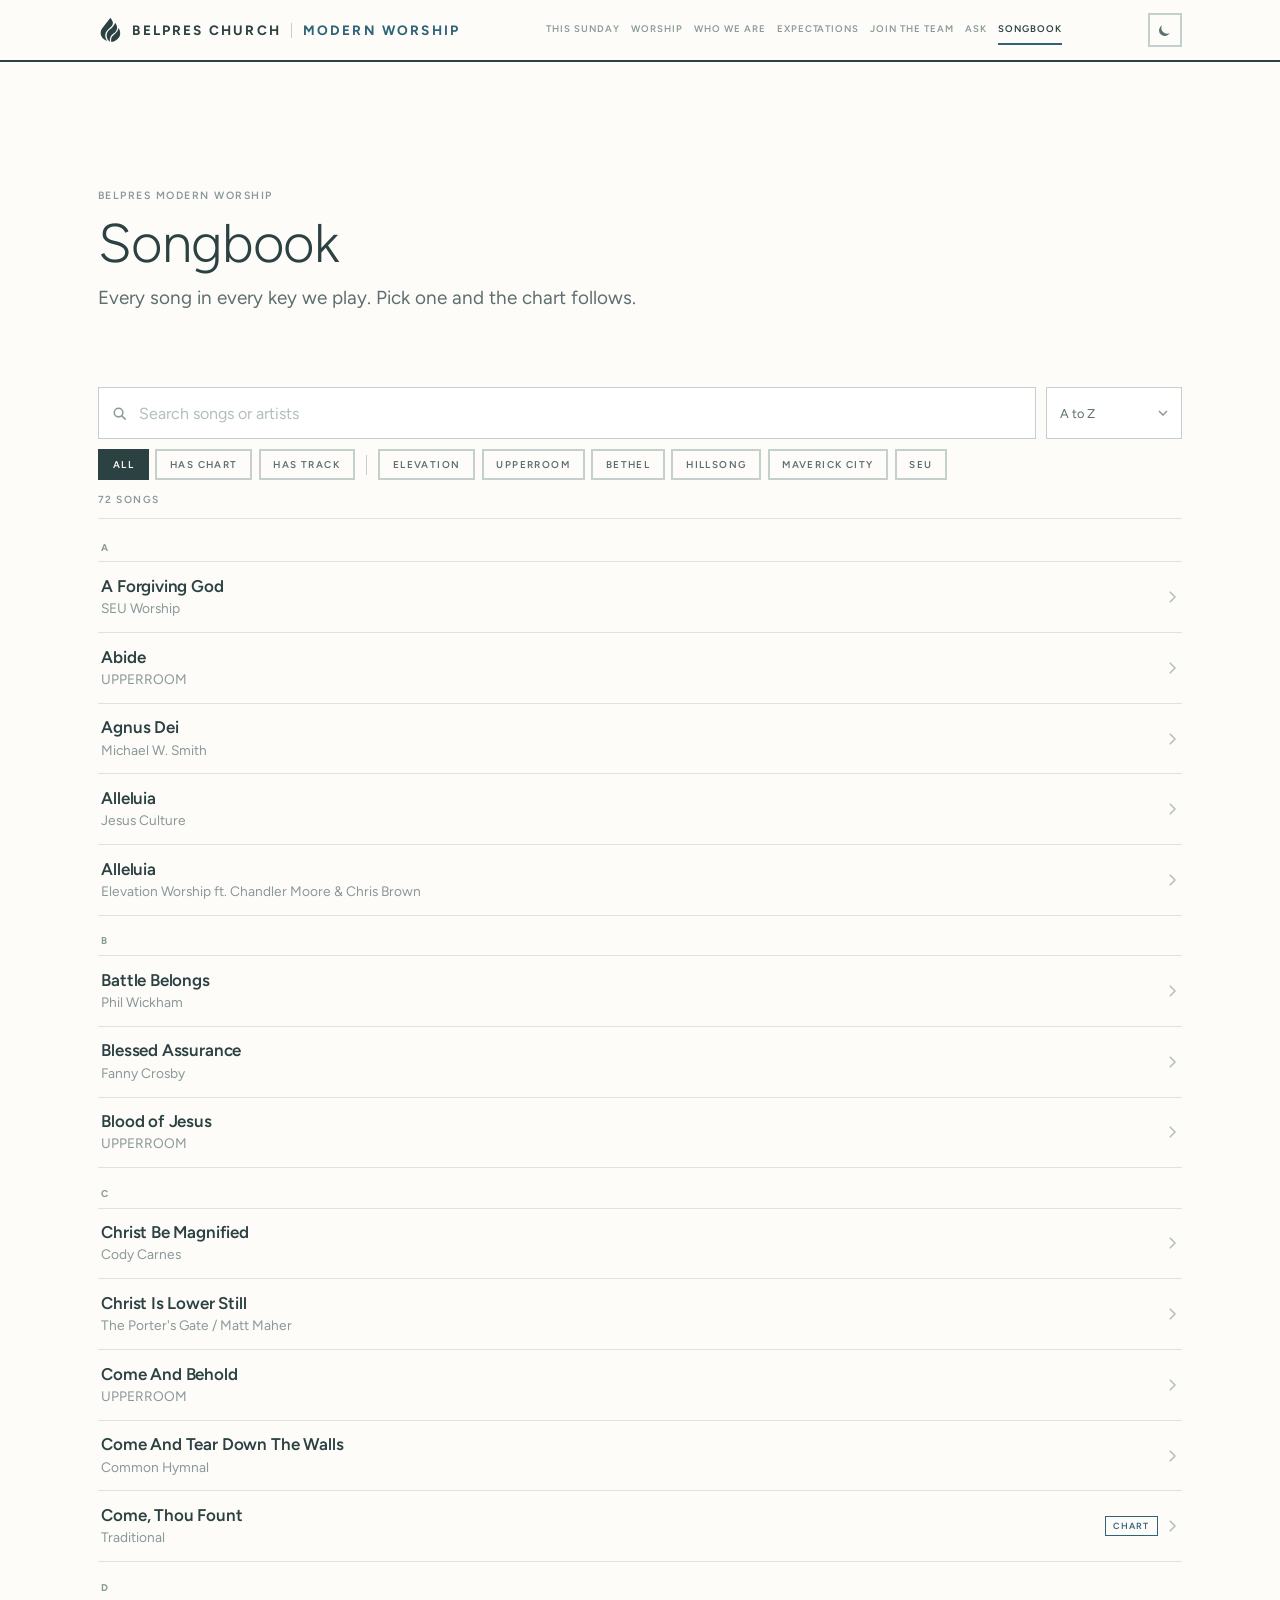
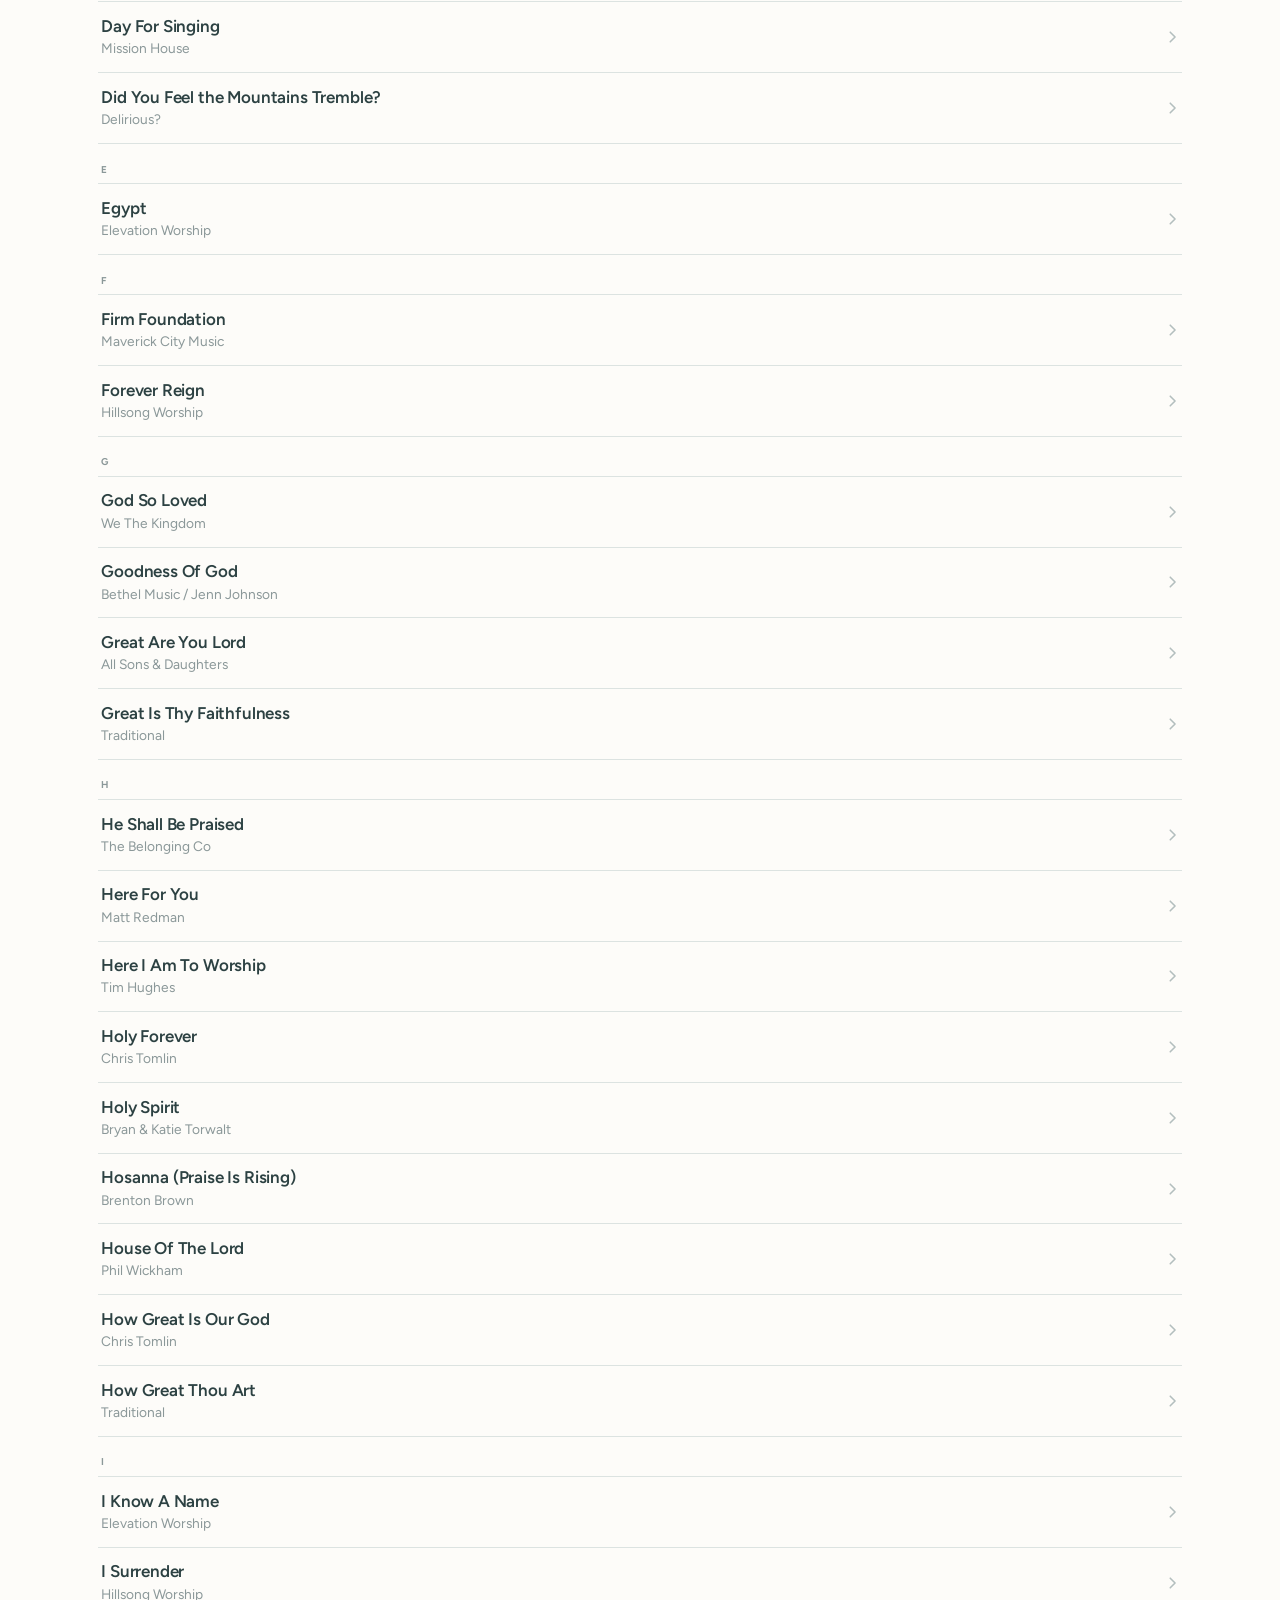
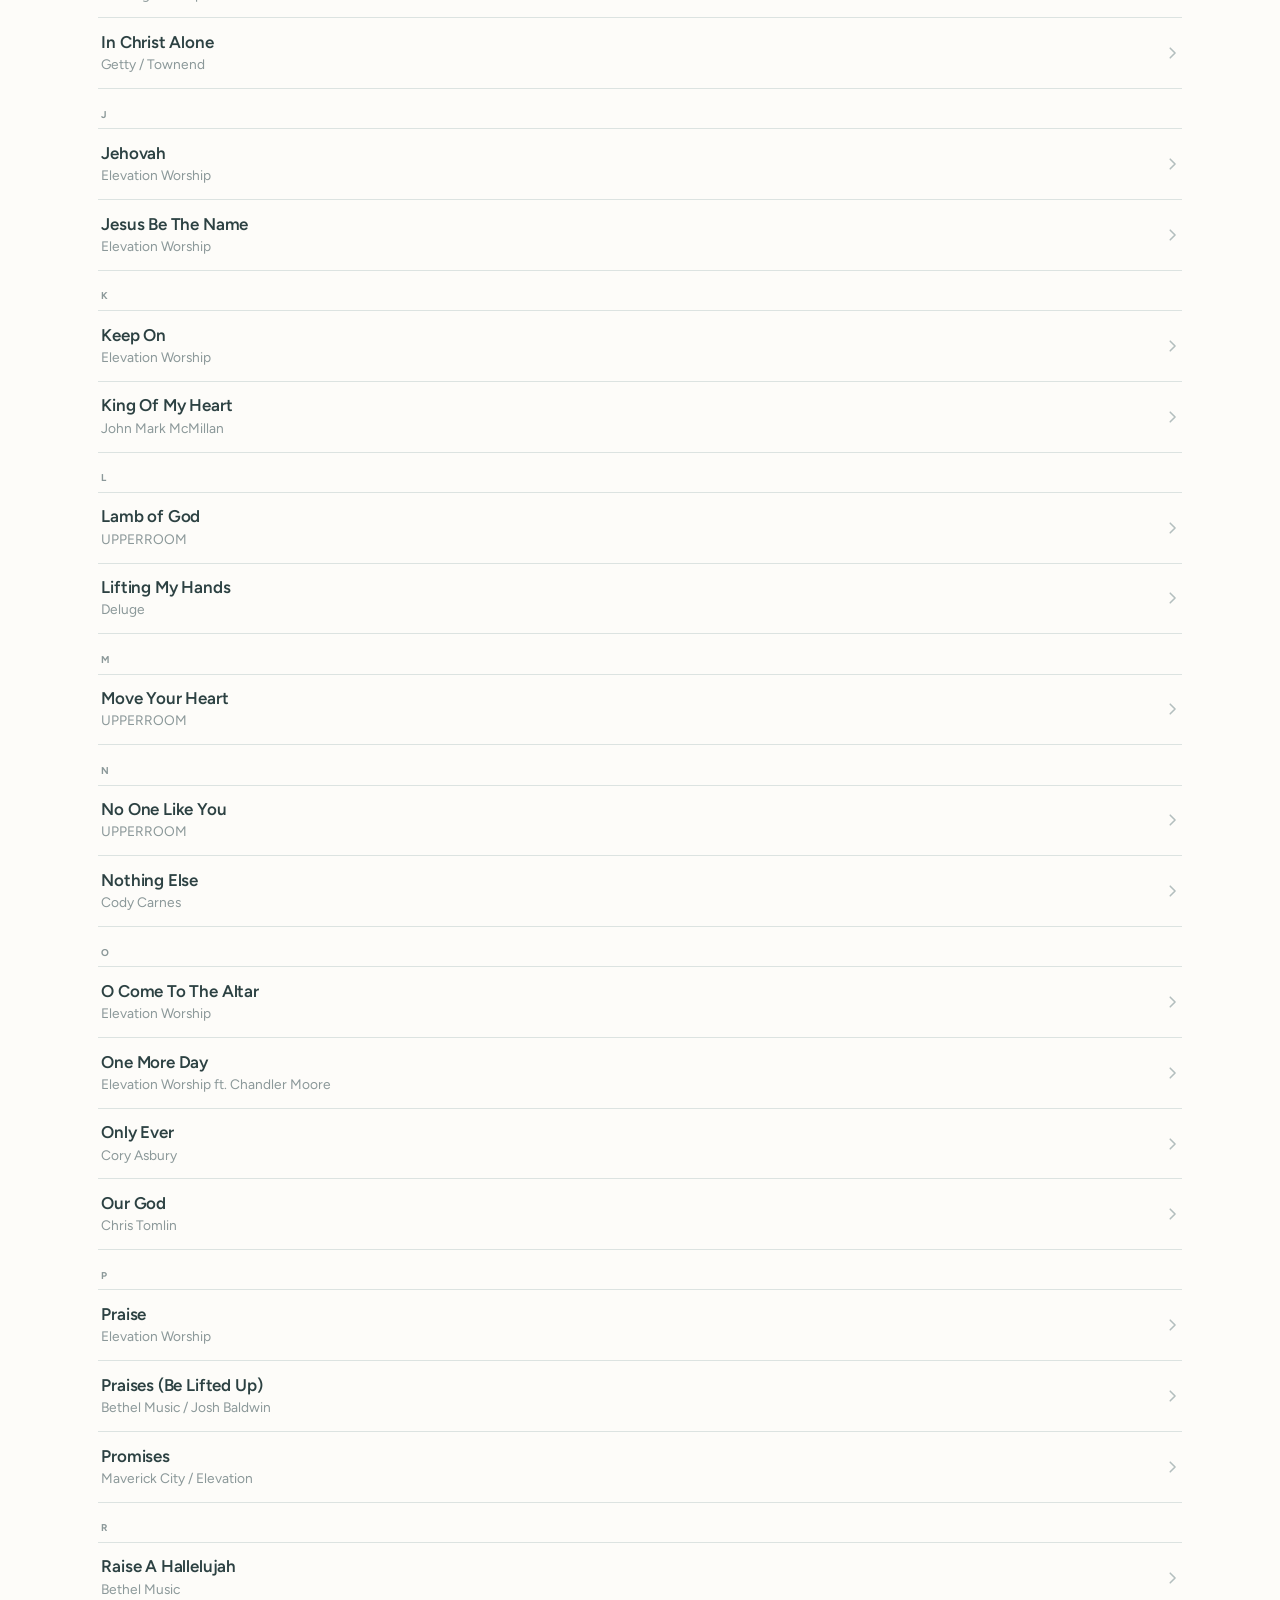
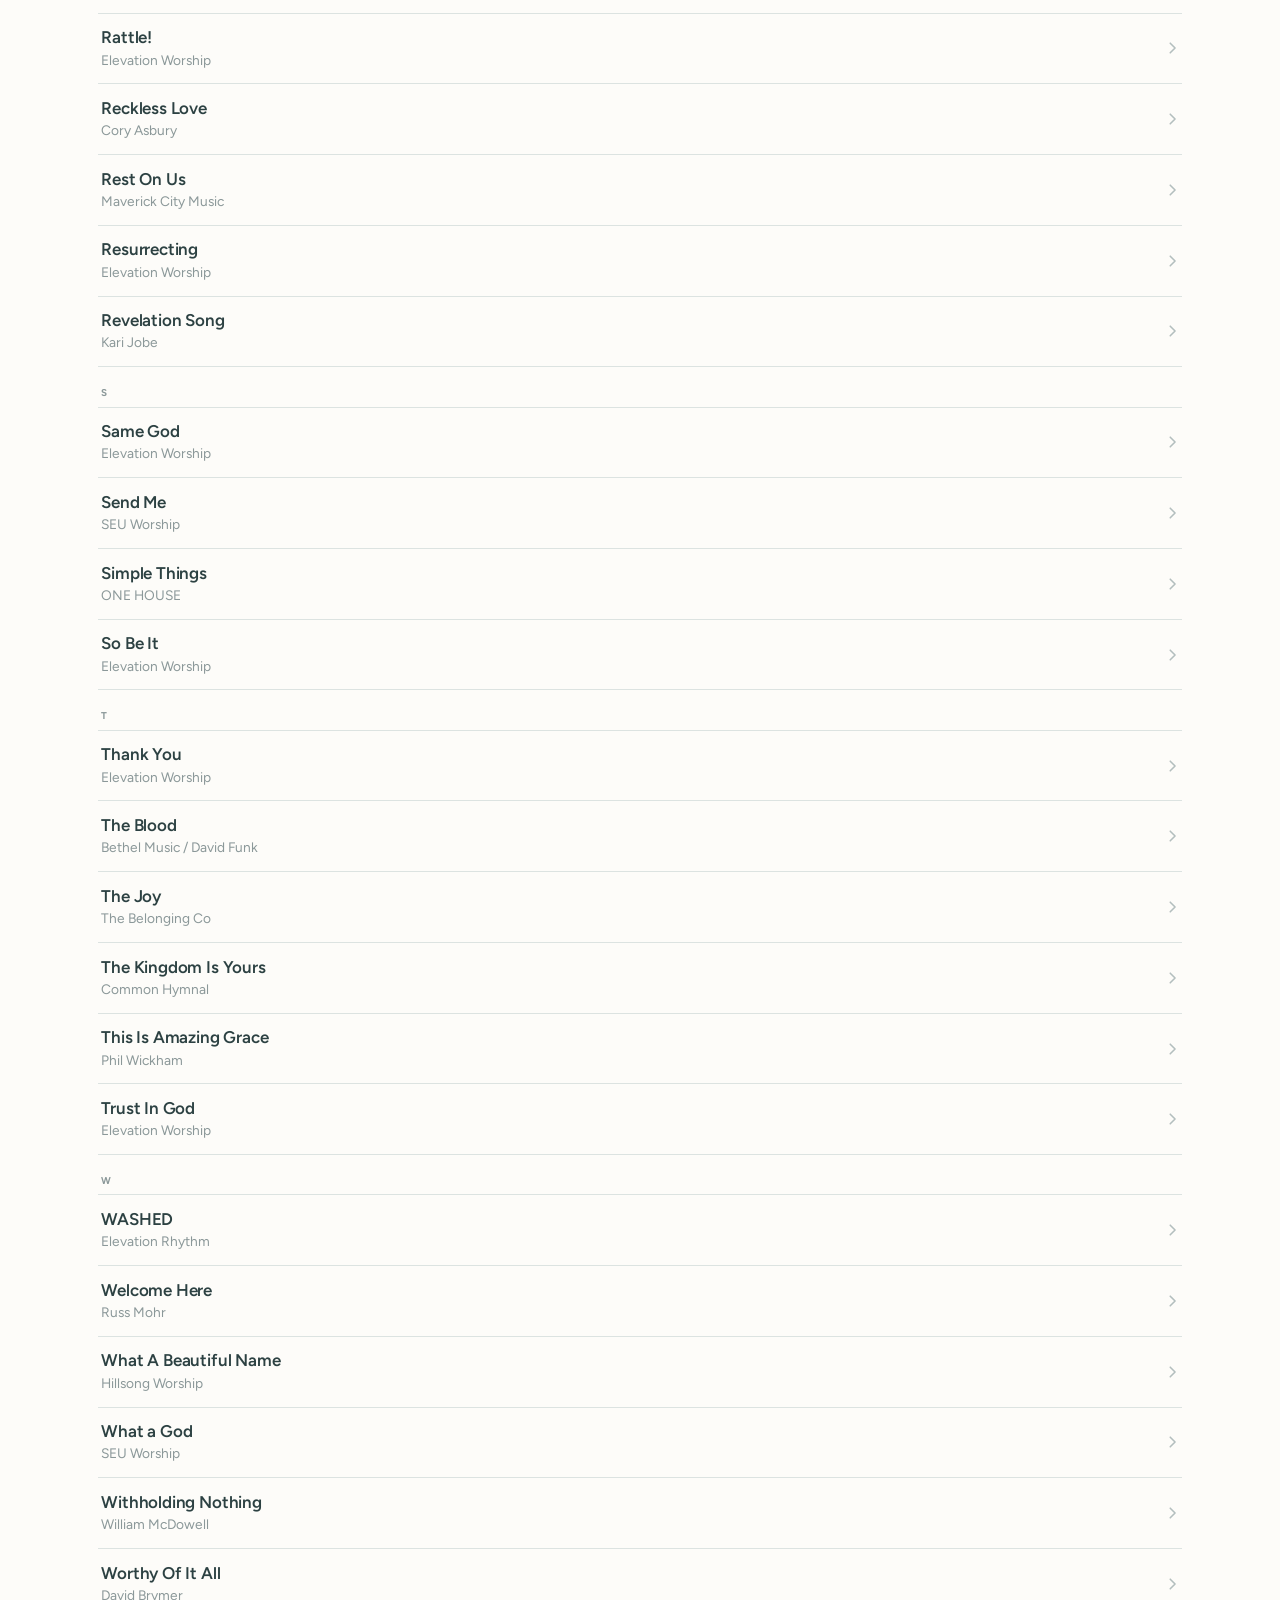
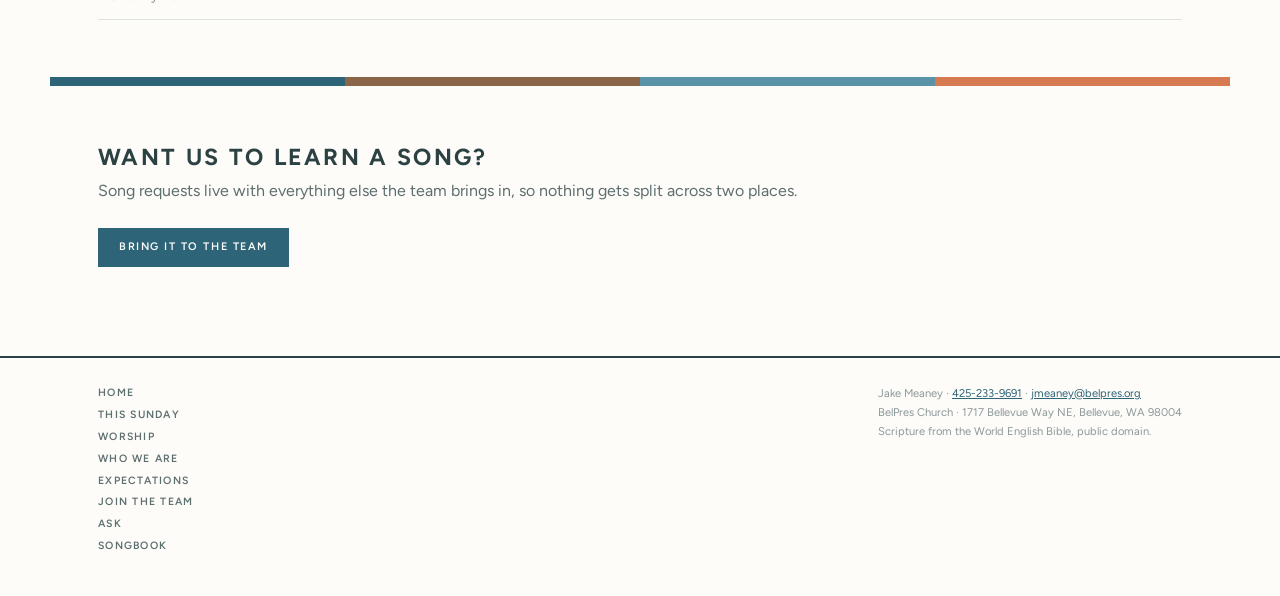
<file: songbook.html>
<!doctype html>
<html lang="en">
<head>
<meta charset="utf-8">
<meta name="viewport" content="width=device-width, initial-scale=1, viewport-fit=cover">
<title>Songbook | BelPres Modern Worship</title>
<meta name="description" content="Chord charts and rehearsal tracks for the BelPres worship team. Pick a key and the chart transposes.">
<meta name="robots" content="noindex">
<meta name="theme-color" content="#FDFCF9">
<link rel="icon" href="data:image/svg+xml,%3Csvg xmlns='http://www.w3.org/2000/svg' viewBox='0 0 38 49'%3E%3Cpath fill='%232C4142' d='M36.1 21.6c.2-.6 1-.7 1.2-.1 1.8 3.7 4.4 12 .3 17.8-3.7 5.2-9.8 8.9-15.1 9.7-.4.1-.8 0-.9-.4-.5-2.3-1.5-9.5 5-14.1 6.8-4.9 8.7-9 9.5-12.9ZM29.1 10.6c.2-.5.8-.5 1.1-.1 5.4 8.3 4.4 15.6-4.7 21.9-7 4.7-7 11.8-6.7 14.9.1.6-.6.9-1 .6C11.7 42.8 9 31 18.1 24.2c7-5.2 10-11.1 11-13.6ZM19.5.2c.3-.3.8-.3 1 0 7.1 10.3 6 12.9-5.3 23.4C5.6 32.4 9.9 41.4 12.6 45.4c.4.5-.2 1.2-.8.9C2.4 41.6.1 35.4 0 30.5c0-3.6 1.3-7.2 3.5-10L19.5.2Z'/%3E%3C/svg%3E">
<link rel="preconnect" href="https://fonts.googleapis.com">
<link rel="preconnect" href="https://fonts.gstatic.com" crossorigin>
<link rel="stylesheet" href="https://fonts.googleapis.com/css2?family=Figtree:ital,wght@0,300;0,400;0,500;0,600;0,700;0,800;1,400&display=swap">
<link rel="stylesheet" href="assets/app.css">
</head>
<body>

<a class="skip" href="#songbook">Skip to the songs</a>

<header class="bar">
  <div class="bar-in">
    <a class="mark" href="./">
      <svg viewBox="0 0 38 49" aria-hidden="true"><path d="M36.1475 21.6106C36.2849 21.0322 37.0748 20.951 37.3301 21.4875C39.0924 25.1722 41.6842 33.4862 37.6025 39.2727C33.9258 44.4858 27.7551 48.1975 22.4707 48.9827C22.0659 49.0416 21.6689 48.9506 21.5781 48.552C21.0455 46.226 20.0711 39.1051 26.5508 34.4729C33.3663 29.6021 35.2222 25.4625 36.1475 21.6106ZM29.123 10.6282C29.3219 10.1631 29.9595 10.1014 30.2344 10.5247C35.6414 18.8291 34.5985 26.122 25.4609 32.3811H25.458C18.5194 37.1364 18.4654 44.2377 18.8213 47.2971C18.8873 47.8631 18.2293 48.2194 17.79 47.8577C11.7132 42.8364 8.96261 30.9879 18.0732 24.1702C25.0485 18.9498 28.0996 13.0378 29.123 10.6282ZM19.4941 0.238525C19.7593 -0.0958663 20.2717 -0.07611 20.5146 0.275635C27.5957 10.5689 26.5039 13.188 15.1865 23.6018V23.6038C5.59229 32.4324 9.88487 41.4482 12.624 45.3987C12.9971 45.9402 12.4099 46.6296 11.8232 46.3342C2.38633 41.5765 0.052534 35.3815 0.000976562 30.4983C-0.03584 26.8555 1.26245 23.3261 3.51562 20.4709L19.4941 0.238525Z"/></svg>
      <span class="mk-a">BelPres Church</span>
      <span class="mk-bar" aria-hidden="true"></span>
      <span class="mk-b">Modern Worship</span>
    </a>
    <nav class="barnav" aria-label="Pages">
      <a href="upcoming.html">This Sunday</a>
      <a href="worship.html">Worship</a>
      <a href="who-we-are.html">Who we are</a>
      <a href="expectations.html">Expectations</a>
      <a href="join.html">Join the Team</a>
      <a href="ask.html">Ask</a>
      <a href="songbook.html" class="here">Songbook</a>
    </nav>
    <div class="bar-end">
      <button class="stage-btn" id="stageBtn" type="button" aria-pressed="false" title="Brightness" aria-label="Switch between light and dark">
        <svg class="ic-moon" viewBox="0 0 16 16" aria-hidden="true"><path d="M13.5 10.6A6 6 0 0 1 5.4 2.5a6 6 0 1 0 8.1 8.1Z"/></svg>
        <svg class="ic-sun" viewBox="0 0 16 16" aria-hidden="true"><circle cx="8" cy="8" r="3.4"/><path d="M8 .8v2M8 13.2v2M.8 8h2M13.2 8h2M2.9 2.9l1.4 1.4M11.7 11.7l1.4 1.4M13.1 2.9l-1.4 1.4M4.3 11.7l-1.4 1.4" stroke="currentColor" stroke-width="1.4" fill="none" stroke-linecap="round"/></svg>
        
      </button>
    </div>
  </div>
</header>

<main id="main">

  <section class="band band-top" id="songbook" aria-labelledby="sbTitle">
    <div class="opening">
      <p class="tag">BelPres Modern Worship</p>
      <h1 class="pagetitle" id="sbTitle">Songbook</h1>
      <p class="lead">Every song in every key we play. Pick one and the chart follows.</p>
    </div>

    <div class="toolbar" id="toolbar">
      <div class="searchrow">
        <div class="search">
          <svg class="search-ic" viewBox="0 0 16 16" aria-hidden="true"><circle cx="7" cy="7" r="4.6" fill="none" stroke="currentColor" stroke-width="1.6"/><path d="M10.4 10.4 14 14" stroke="currentColor" stroke-width="1.6" stroke-linecap="round"/></svg>
          <input id="q" type="search" placeholder="Search songs or artists" aria-label="Search songs or artists" autocomplete="off" enterkeyhint="search">
          <button class="clearq" id="clearQ" type="button" aria-label="Clear search" hidden>
            <svg viewBox="0 0 16 16" aria-hidden="true"><path d="M4 4l8 8M12 4l-8 8" stroke="currentColor" stroke-width="1.7" stroke-linecap="round" fill="none"/></svg>
          </button>
        </div>
        <div class="sortwrap">
          <label class="sr" for="sort">Sort</label>
          <select id="sort">
            <option value="title">A to Z</option>
            <option value="artist">By artist</option>
            <option value="ready">Ready first</option>
          </select>
        </div>
      </div>

      <div class="chiprow">
        <div class="chips" id="chips" role="group" aria-label="Filter songs">
          <button type="button" class="chip" data-k="all" aria-pressed="true">All</button>
          <button type="button" class="chip" data-k="chart" aria-pressed="false">Has chart</button>
          <button type="button" class="chip" data-k="track" aria-pressed="false">Has track</button>
          <span class="chip-sep" aria-hidden="true"></span>
          <button type="button" class="chip" data-k="a:elevation worship" aria-pressed="false">Elevation</button>
          <button type="button" class="chip" data-k="a:upperroom" aria-pressed="false">UPPERROOM</button>
          <button type="button" class="chip" data-k="a:bethel" aria-pressed="false">Bethel</button>
          <button type="button" class="chip" data-k="a:hillsong" aria-pressed="false">Hillsong</button>
          <button type="button" class="chip" data-k="a:maverick city" aria-pressed="false">Maverick City</button>
          <button type="button" class="chip" data-k="a:seu" aria-pressed="false">SEU</button>
        </div>
      </div>

      <p class="count" id="count" role="status" aria-live="polite"></p>
    </div>

    <ul class="songs" id="songs"></ul>

    <div class="blank" id="noHits" hidden>
      <p class="blank-t">Nothing matches that</p>
      <p class="blank-p">Try fewer words, or clear the filters.</p>
      <button class="btn btn-sm" id="resetAll" type="button">Show all songs</button>
    </div>
  </section>

  <div class="strip" aria-hidden="true"><i></i><i></i><i></i><i></i></div>

  <section class="band" id="request">
    <div class="band-head">
      <h2>Want us to learn a song?</h2>
      <p class="note">Song requests live with everything else the team brings in, so nothing gets split across two places.</p>
    </div>
    <p class="controls"><a class="btn btn-key" href="ask.html">Bring it to the team</a></p>
  </section>

</main>

<footer>
  <div class="foot-in">
    <div class="footnav">
      <a href="./">Home</a>
      <a href="upcoming.html">This Sunday</a>
      <a href="worship.html">Worship</a>
      <a href="who-we-are.html">Who we are</a>
      <a href="expectations.html">Expectations</a>
      <a href="join.html">Join the team</a>
      <a href="ask.html">Ask</a>
      <a href="songbook.html">Songbook</a>
    </div>
    <p class="fine">Jake Meaney &middot; <a href="tel:+14252339691">425-233-9691</a> &middot; <a href="mailto:jmeaney@belpres.org">jmeaney@belpres.org</a><br>BelPres Church &middot; 1717 Bellevue Way NE, Bellevue, WA 98004<br>Scripture from the World English Bible, public domain.</p>
  </div>
</footer>

<div class="scrim" id="sheetBg" hidden></div>
<aside class="sheet" id="sheet" hidden role="dialog" aria-modal="true" aria-labelledby="shTitle">

  <div class="sheet-hd">
    <button class="iconbtn back" id="shClose" type="button" aria-label="Back to the songbook">
      <svg viewBox="0 0 16 16" aria-hidden="true"><path d="M10 2.5 4.5 8l5.5 5.5" fill="none" stroke="currentColor" stroke-width="1.8" stroke-linecap="round" stroke-linejoin="round"/></svg>
    </button>
    <div class="sheet-id">
      <h2 class="sh-t" id="shTitle"></h2>
      <p class="sh-a" id="shArtist"></p>
    </div>
  </div>

  <div class="keybar" id="shKeybar">
    <div class="keybar-in">
      <span class="lab">Key</span>
      <div class="wheel" id="shWheel"></div>
    </div>
    <div class="chart-tools" id="shTools" hidden>
      <div class="seg" role="group" aria-label="Notation">
        <button type="button" id="mChords" aria-pressed="true">Chords</button>
        <button type="button" id="mNums" aria-pressed="false">Numbers</button>
      </div>
      <div class="sizer" role="group" aria-label="Chart text size">
        <button type="button" id="szDown" aria-label="Smaller text">A&minus;</button>
        <button type="button" id="szUp" aria-label="Bigger text">A+</button>
      </div>
      <button class="btn btn-sm" id="shPrint" type="button">Print</button>
      <button class="btn btn-sm" id="shSave" type="button">Download</button>
    </div>
  </div>

  <div class="sheet-body" id="shBody">

    <div class="blk" id="shTrackBlk">
      <div class="blk-hd"><h3>Rehearsal track</h3><p class="blk-n" id="shTrackN"></p></div>
      <div class="player" id="shPlayer" hidden>
        <button class="play" id="shPlay" type="button" aria-pressed="false" aria-label="Play">
          <svg class="ic-play" viewBox="0 0 16 16" aria-hidden="true"><path d="M3 1.5v13l11-6.5z"/></svg>
          <svg class="ic-pause" viewBox="0 0 16 16" aria-hidden="true"><path d="M3 2h3.5v12H3zM9.5 2H13v12H9.5z"/></svg>
        </button>
        <input class="seek" id="shSeek" type="range" min="0" max="1000" value="0" aria-label="Seek">
        <p class="time" id="shTime">0:00 / 0:00</p>
        <a class="btn btn-sm dlbtn" id="shDl" download>Save</a>
      </div>
      <div class="blank sm" id="shNoTrack" hidden></div>
    </div>

    <div class="blk">
      <div class="blk-hd"><h3>Chart</h3></div>
      <div class="chart" id="shChart"></div>
      <div class="blank sm" id="shNoChart" hidden></div>
      <p class="controls sheet-foot"><a class="btn btn-sm" id="shPc" target="_blank" rel="noopener">Open on PraiseCharts</a></p>
    </div>

  </div>
</aside>

<script src="assets/app.js"></script>
<script src="assets/verses.js"></script>
</body>
</html>
</file>
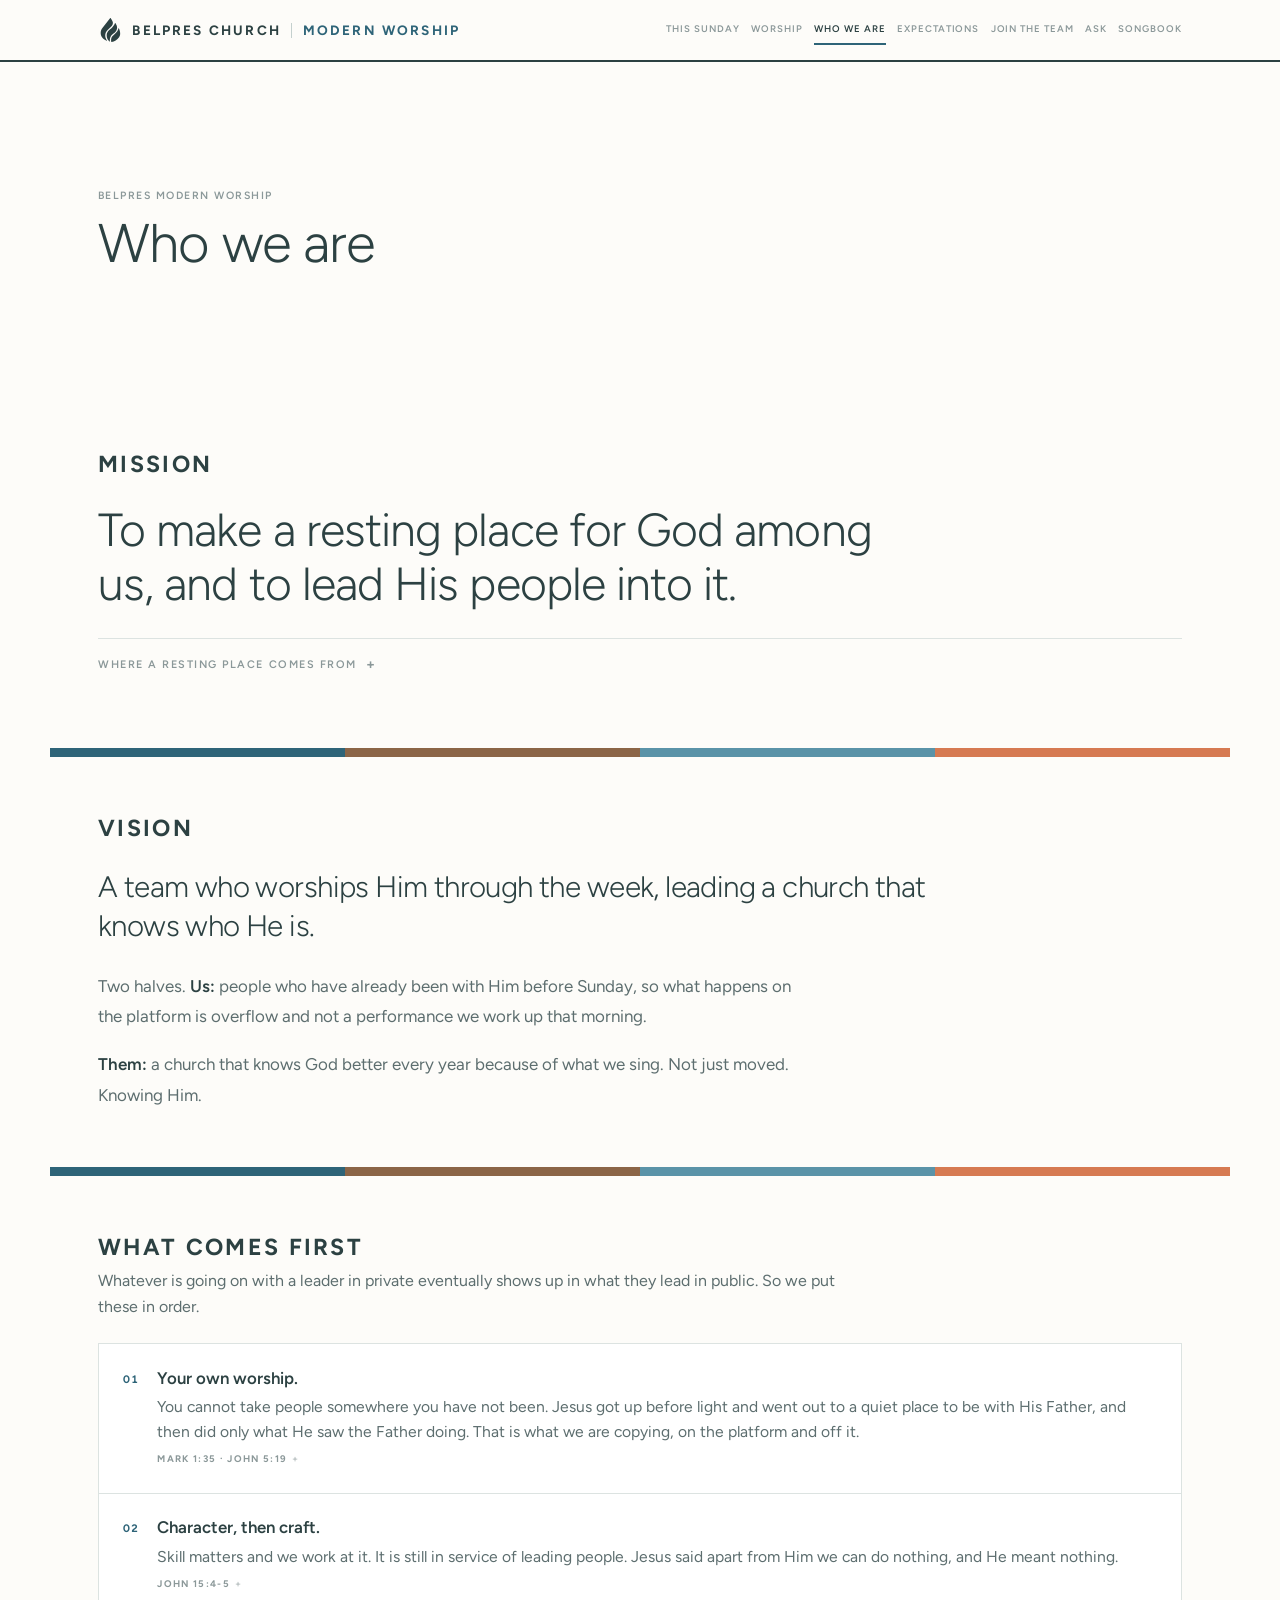
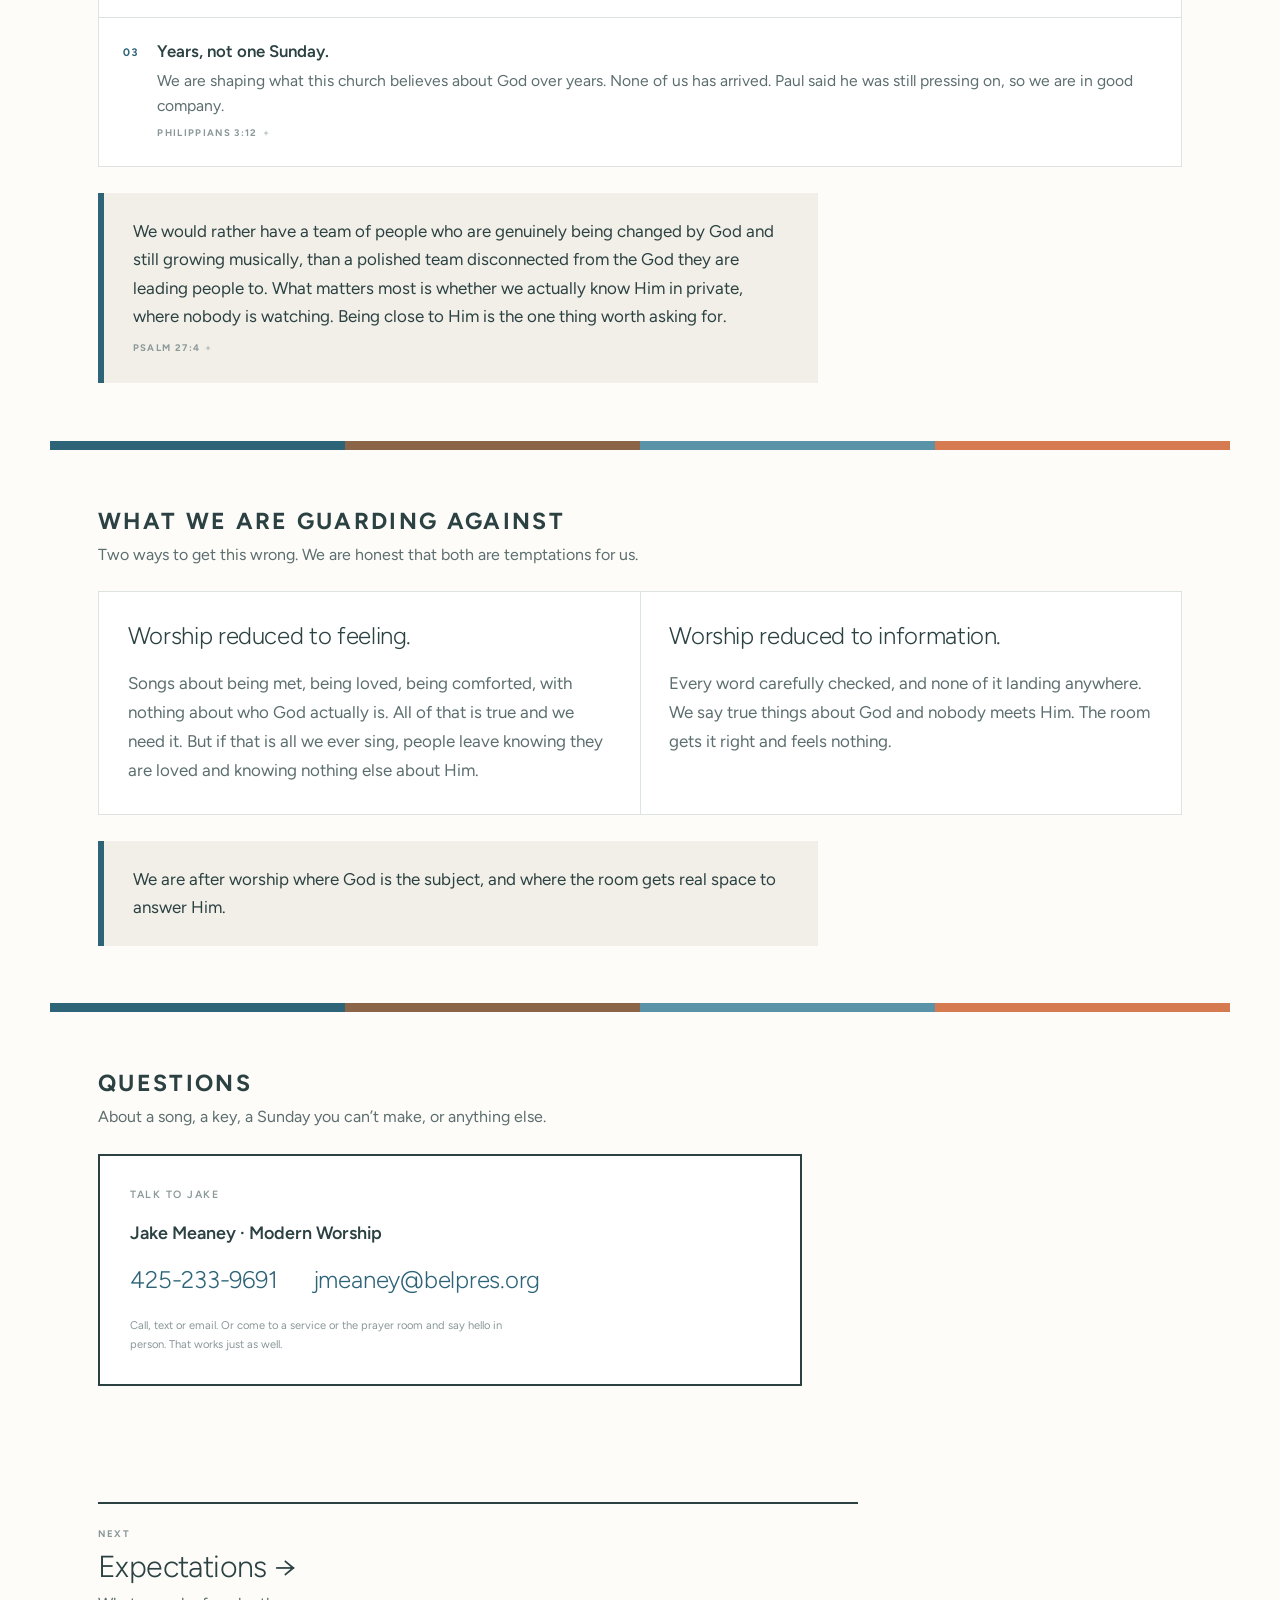
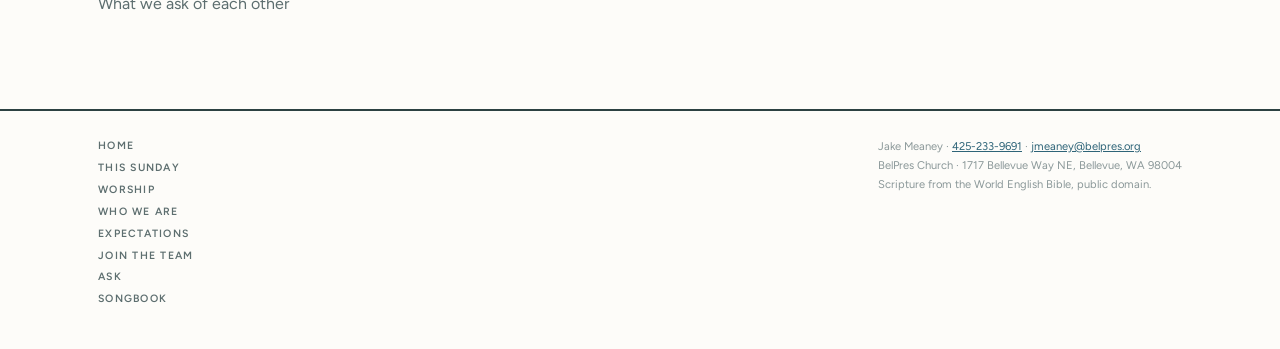
<file: who-we-are.html>
<!doctype html>
<html lang="en">
<head>
<meta charset="utf-8">
<meta name="viewport" content="width=device-width, initial-scale=1, viewport-fit=cover">
<title>Who we are | BelPres Modern Worship</title>
<meta name="description" content="Mission, vision, and what the BelPres worship team asks of each other.">
<meta name="robots" content="noindex">
<meta name="theme-color" content="#FDFCF9">
<link rel="icon" href="data:image/svg+xml,%3Csvg xmlns='http://www.w3.org/2000/svg' viewBox='0 0 38 49'%3E%3Cpath fill='%232C4142' d='M36.1 21.6c.2-.6 1-.7 1.2-.1 1.8 3.7 4.4 12 .3 17.8-3.7 5.2-9.8 8.9-15.1 9.7-.4.1-.8 0-.9-.4-.5-2.3-1.5-9.5 5-14.1 6.8-4.9 8.7-9 9.5-12.9ZM29.1 10.6c.2-.5.8-.5 1.1-.1 5.4 8.3 4.4 15.6-4.7 21.9-7 4.7-7 11.8-6.7 14.9.1.6-.6.9-1 .6C11.7 42.8 9 31 18.1 24.2c7-5.2 10-11.1 11-13.6ZM19.5.2c.3-.3.8-.3 1 0 7.1 10.3 6 12.9-5.3 23.4C5.6 32.4 9.9 41.4 12.6 45.4c.4.5-.2 1.2-.8.9C2.4 41.6.1 35.4 0 30.5c0-3.6 1.3-7.2 3.5-10L19.5.2Z'/%3E%3C/svg%3E">
<link rel="preconnect" href="https://fonts.googleapis.com">
<link rel="preconnect" href="https://fonts.gstatic.com" crossorigin>
<link rel="stylesheet" href="https://fonts.googleapis.com/css2?family=Figtree:ital,wght@0,300;0,400;0,500;0,600;0,700;0,800;1,400&display=swap">
<link rel="stylesheet" href="assets/app.css">
</head>
<body>

<header class="bar">
  <div class="bar-in">
    <a class="mark" href="./">
      <svg viewBox="0 0 38 49" aria-hidden="true"><path d="M36.1475 21.6106C36.2849 21.0322 37.0748 20.951 37.3301 21.4875C39.0924 25.1722 41.6842 33.4862 37.6025 39.2727C33.9258 44.4858 27.7551 48.1975 22.4707 48.9827C22.0659 49.0416 21.6689 48.9506 21.5781 48.552C21.0455 46.226 20.0711 39.1051 26.5508 34.4729C33.3663 29.6021 35.2222 25.4625 36.1475 21.6106ZM29.123 10.6282C29.3219 10.1631 29.9595 10.1014 30.2344 10.5247C35.6414 18.8291 34.5985 26.122 25.4609 32.3811H25.458C18.5194 37.1364 18.4654 44.2377 18.8213 47.2971C18.8873 47.8631 18.2293 48.2194 17.79 47.8577C11.7132 42.8364 8.96261 30.9879 18.0732 24.1702C25.0485 18.9498 28.0996 13.0378 29.123 10.6282ZM19.4941 0.238525C19.7593 -0.0958663 20.2717 -0.07611 20.5146 0.275635C27.5957 10.5689 26.5039 13.188 15.1865 23.6018V23.6038C5.59229 32.4324 9.88487 41.4482 12.624 45.3987C12.9971 45.9402 12.4099 46.6296 11.8232 46.3342C2.38633 41.5765 0.052534 35.3815 0.000976562 30.4983C-0.03584 26.8555 1.26245 23.3261 3.51562 20.4709L19.4941 0.238525Z"/></svg>
      <span class="mk-a">BelPres Church</span>
      <span class="mk-bar" aria-hidden="true"></span>
      <span class="mk-b">Modern Worship</span>
    </a>
    <nav class="barnav" aria-label="Pages">
      <a href="upcoming.html">This Sunday</a>
      <a href="worship.html">Worship</a>
      <a href="who-we-are.html" class="here">Who we are</a>
      <a href="expectations.html">Expectations</a>
      <a href="join.html">Join the Team</a>
      <a href="ask.html">Ask</a>
      <a href="songbook.html">Songbook</a>
    </nav>
  </div>
</header>

<main id="main">

  <section class="band band-top">
    <div class="opening">
      <p class="tag">BelPres Modern Worship</p>
      <h1 class="pagetitle">Who we are</h1>
    </div>
  </section>

  <section class="band">
    <div class="band-head"><h2>Mission</h2></div>
    <p class="statement wide">To make a resting place for God among us, and to lead His people into it.</p>

    <details class="more">
      <summary>Where a resting place comes from</summary>
      <div class="more-body">
        <p>God has always wanted to live with His people. Not visit them. Live with them. You can follow that one thing straight through the Bible, and the only part that ever changes is where He does it.</p>
    <ol class="arc">
      <li>
        <p class="when">Eden</p>
        <div><p class="what">They heard the sound of the Lord God walking in the garden in the cool of the day.</p><p class="r">Genesis 3:8</p></div>
      </li>
      <li>
        <p class="when">A tent</p>
        <div><p class="what">Out in the desert God tells Moses to build Him a tent, so He can camp in the middle of the people. Let them make me a sanctuary, that I may dwell among them.</p><p class="r">Exodus 25:8</p></div>
      </li>
      <li>
        <p class="when">A temple</p>
        <div><p class="what">Later the tent becomes a building in Jerusalem. God says of it, this is my resting place forever; here I will dwell, for I have desired it.</p><p class="r">Psalm 132:13-14</p></div>
      </li>
      <li>
        <p class="when">David wanted to build it</p>
        <div><p class="what">He called it a house of rest for God, and he never got to build it. God let his son do it instead.</p><p class="r">1 Chronicles 28:2</p></div>
      </li>
      <li>
        <p class="when">Christ</p>
        <div><p class="what">God moves in Himself. John says the Word became flesh and lived among us, and the word he uses is the same one for that tent in the desert. God pitched His tent with us.</p><p class="r">John 1:14</p></div>
      </li>
      <li>
        <p class="when">Us</p>
        <div><p class="what">Paul says you are God&rsquo;s temple and His Spirit lives in you. No building. People. And we are being built together into a place for God to live.</p><p class="r">1 Corinthians 3:16 &middot; Ephesians 2:22</p></div>
      </li>
      <li>
        <p class="when">Forever</p>
        <div><p class="what">The last book ends where it started. God living with people, and this time it does not end.</p><p class="r">Revelation 21:3</p></div>
      </li>
    </ol>
        <p>There is no one verse that says this is your job. It is the whole story, from the first book to the last. And right now the place He lives is people. That is what a rehearsal and a prayer room and a Sunday morning are actually for.</p>
      </div>
    </details>
  </section>

  <div class="strip" aria-hidden="true"><i></i><i></i><i></i><i></i></div>

  <section class="band">
    <div class="band-head"><h2>Vision</h2></div>
    <p class="statement close">A team who worships Him through the week, leading a church that knows who He is.</p>

    <div class="prose" style="margin-top:1.6rem">
      <p>Two halves. <strong>Us:</strong> people who have already been with Him before Sunday, so what happens on the platform is overflow and not a performance we work up that morning.</p>
      <p><strong>Them:</strong> a church that knows God better every year because of what we sing. Not just moved. Knowing Him.</p>
    </div>
  </section>

  <div class="strip" aria-hidden="true"><i></i><i></i><i></i><i></i></div>

  <section class="band">
    <div class="band-head">
      <h2>What comes first</h2>
      <p class="note">Whatever is going on with a leader in private eventually shows up in what they lead in public. So we put these in order.</p>
    </div>

    <ol class="steps">
      <li><p class="n">01</p><div>
        <p class="t">Your own worship.</p>
        <p class="d">You cannot take people somewhere you have not been. Jesus got up before light and went out to a quiet place to be with His Father, and then did only what He saw the Father doing. That is what we are copying, on the platform and off it.</p>
        <p class="ref">Mark 1:35 &middot; John 5:19</p>
      </div></li>
      <li><p class="n">02</p><div>
        <p class="t">Character, then craft.</p>
        <p class="d">Skill matters and we work at it. It is still in service of leading people. Jesus said apart from Him we can do nothing, and He meant nothing.</p>
        <p class="ref">John 15:4-5</p>
      </div></li>
      <li><p class="n">03</p><div>
        <p class="t">Years, not one Sunday.</p>
        <p class="d">We are shaping what this church believes about God over years. None of us has arrived. Paul said he was still pressing on, so we are in good company.</p>
        <p class="ref">Philippians 3:12</p>
      </div></li>
    </ol>

    <div class="firsttime" style="margin-top:1.6rem">
      <p>We would rather have a team of people who are genuinely being changed by God and still growing musically, than a polished team disconnected from the God they are leading people to. What matters most is whether we actually know Him in private, where nobody is watching. Being close to Him is the one thing worth asking for. <span class="ref">Psalm 27:4</span></p>
    </div>
  </section>

  <div class="strip" aria-hidden="true"><i></i><i></i><i></i><i></i></div>

  <section class="band">
    <div class="band-head">
      <h2>What we are guarding against</h2>
      <p class="note">Two ways to get this wrong. We are honest that both are temptations for us.</p>
    </div>

    <div class="facing even">
      <div>
        <h3>Worship reduced to feeling.</h3>
        <p class="f-b" style="margin-top:0">Songs about being met, being loved, being comforted, with nothing about who God actually is. All of that is true and we need it. But if that is all we ever sing, people leave knowing they are loved and knowing nothing else about Him.</p>
      </div>
      <div>
        <h3>Worship reduced to information.</h3>
        <p class="f-b" style="margin-top:0">Every word carefully checked, and none of it landing anywhere. We say true things about God and nobody meets Him. The room gets it right and feels nothing.</p>
      </div>
    </div>

    <div class="firsttime" style="margin-top:1.6rem">
      <p>We are after worship where God is the subject, and where the room gets real space to answer Him.</p>
    </div>
  </section>

  <div class="strip" aria-hidden="true"><i></i><i></i><i></i><i></i></div>

  <section class="band">
    <div class="band-head">
      <h2>Questions</h2>
      <p class="note">About a song, a key, a Sunday you can&rsquo;t make, or anything else.</p>
    </div>
    <div class="contact">
      <p class="lab">Talk to Jake</p>
      <p class="who">Jake Meaney &middot; Modern Worship</p>
      <ul>
        <li><a href="tel:+14252339691">425-233-9691</a></li>
        <li><a href="mailto:jmeaney@belpres.org">jmeaney@belpres.org</a></li>
      </ul>
      <p class="fine">Call, text or email. Or come to a service or the prayer room and say hello in person. That works just as well.</p>
    </div>
  </section>

  <section class="band">
    <a class="nextup" href="expectations.html">
      <span class="nx-l">Next</span>
      <span class="nx-t">Expectations</span>
      <span class="nx-d">What we ask of each other</span>
    </a>
  </section>

</main>

<footer>
  <div class="foot-in">
    <div class="footnav">
      <a href="./">Home</a>
      <a href="upcoming.html">This Sunday</a>
      <a href="worship.html">Worship</a>
      <a href="who-we-are.html">Who we are</a>
      <a href="expectations.html">Expectations</a>
      <a href="join.html">Join the team</a>
      <a href="ask.html">Ask</a>
      <a href="songbook.html">Songbook</a>
    </div>
    <p class="fine">Jake Meaney &middot; <a href="tel:+14252339691">425-233-9691</a> &middot; <a href="mailto:jmeaney@belpres.org">jmeaney@belpres.org</a><br>BelPres Church &middot; 1717 Bellevue Way NE, Bellevue, WA 98004<br>Scripture from the World English Bible, public domain.</p>
  </div>
</footer>

<script src="assets/verses.js"></script>
</body>
</html>
</file>
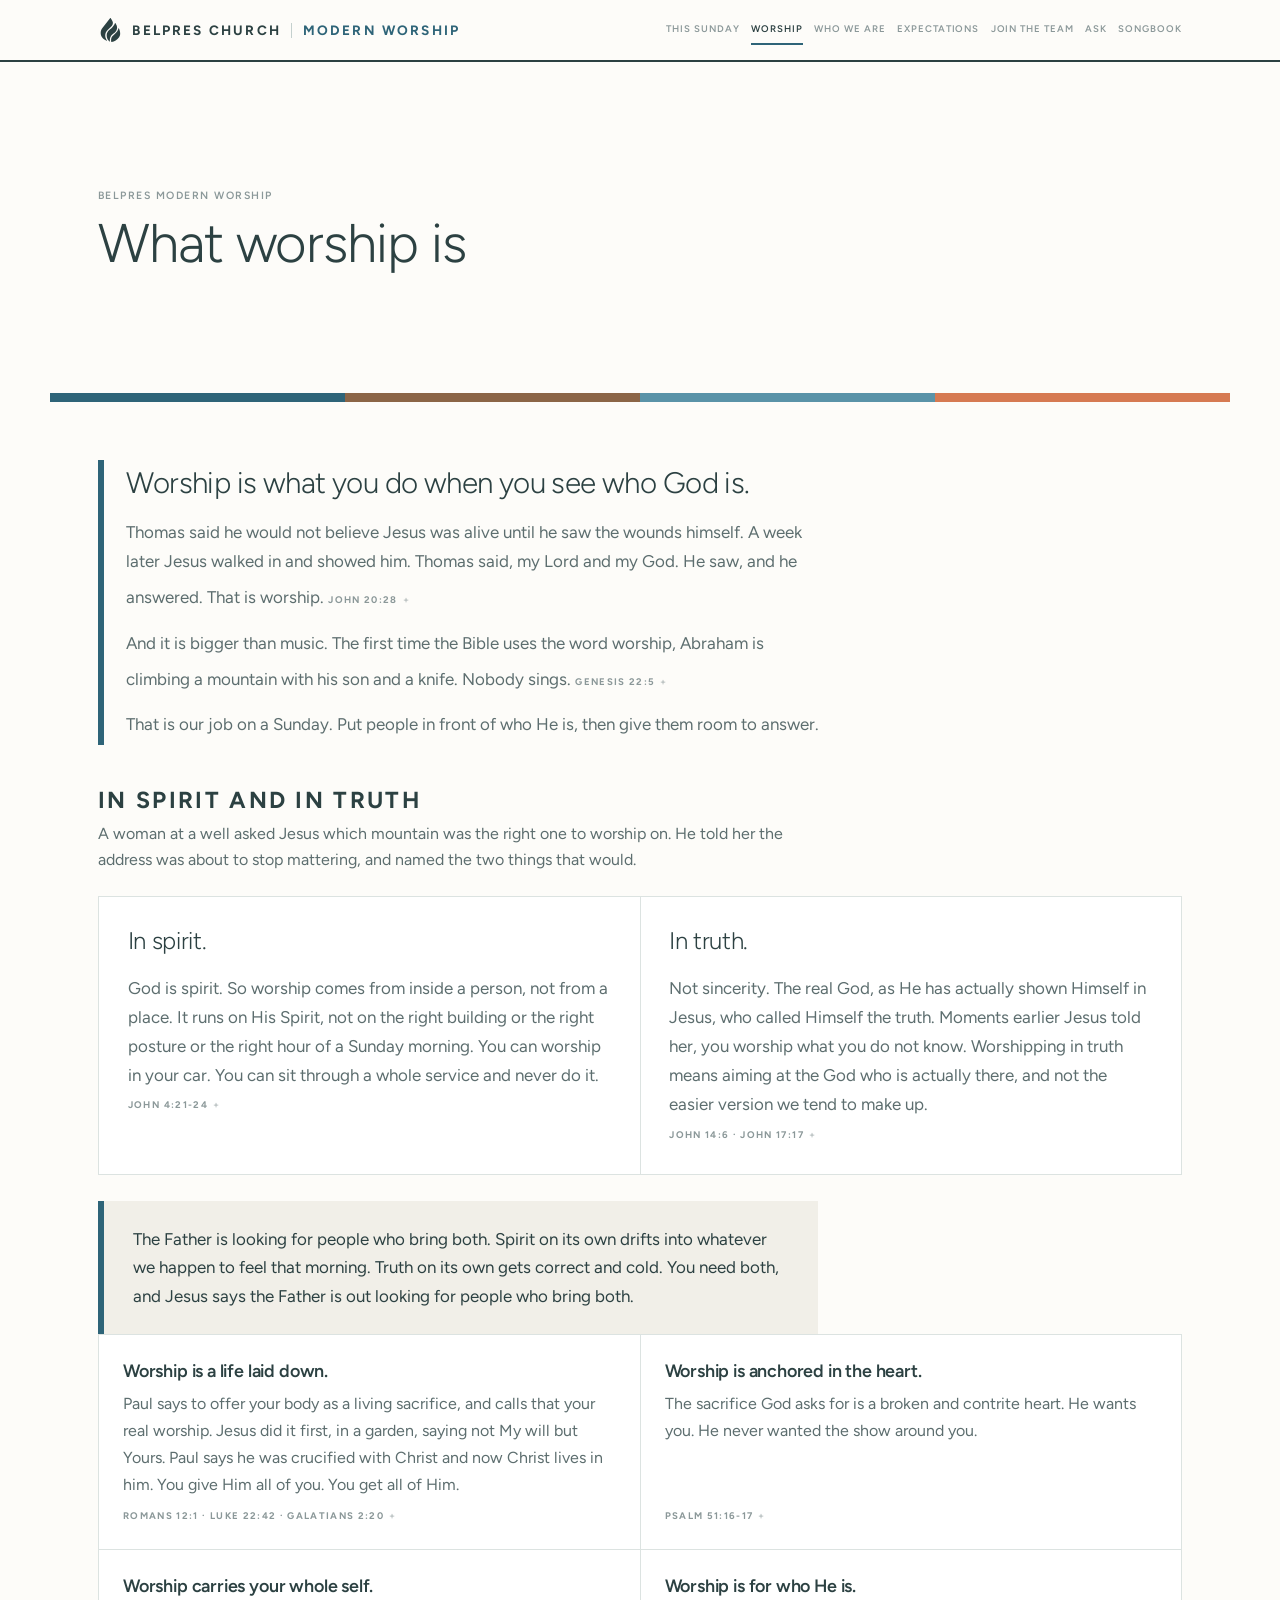
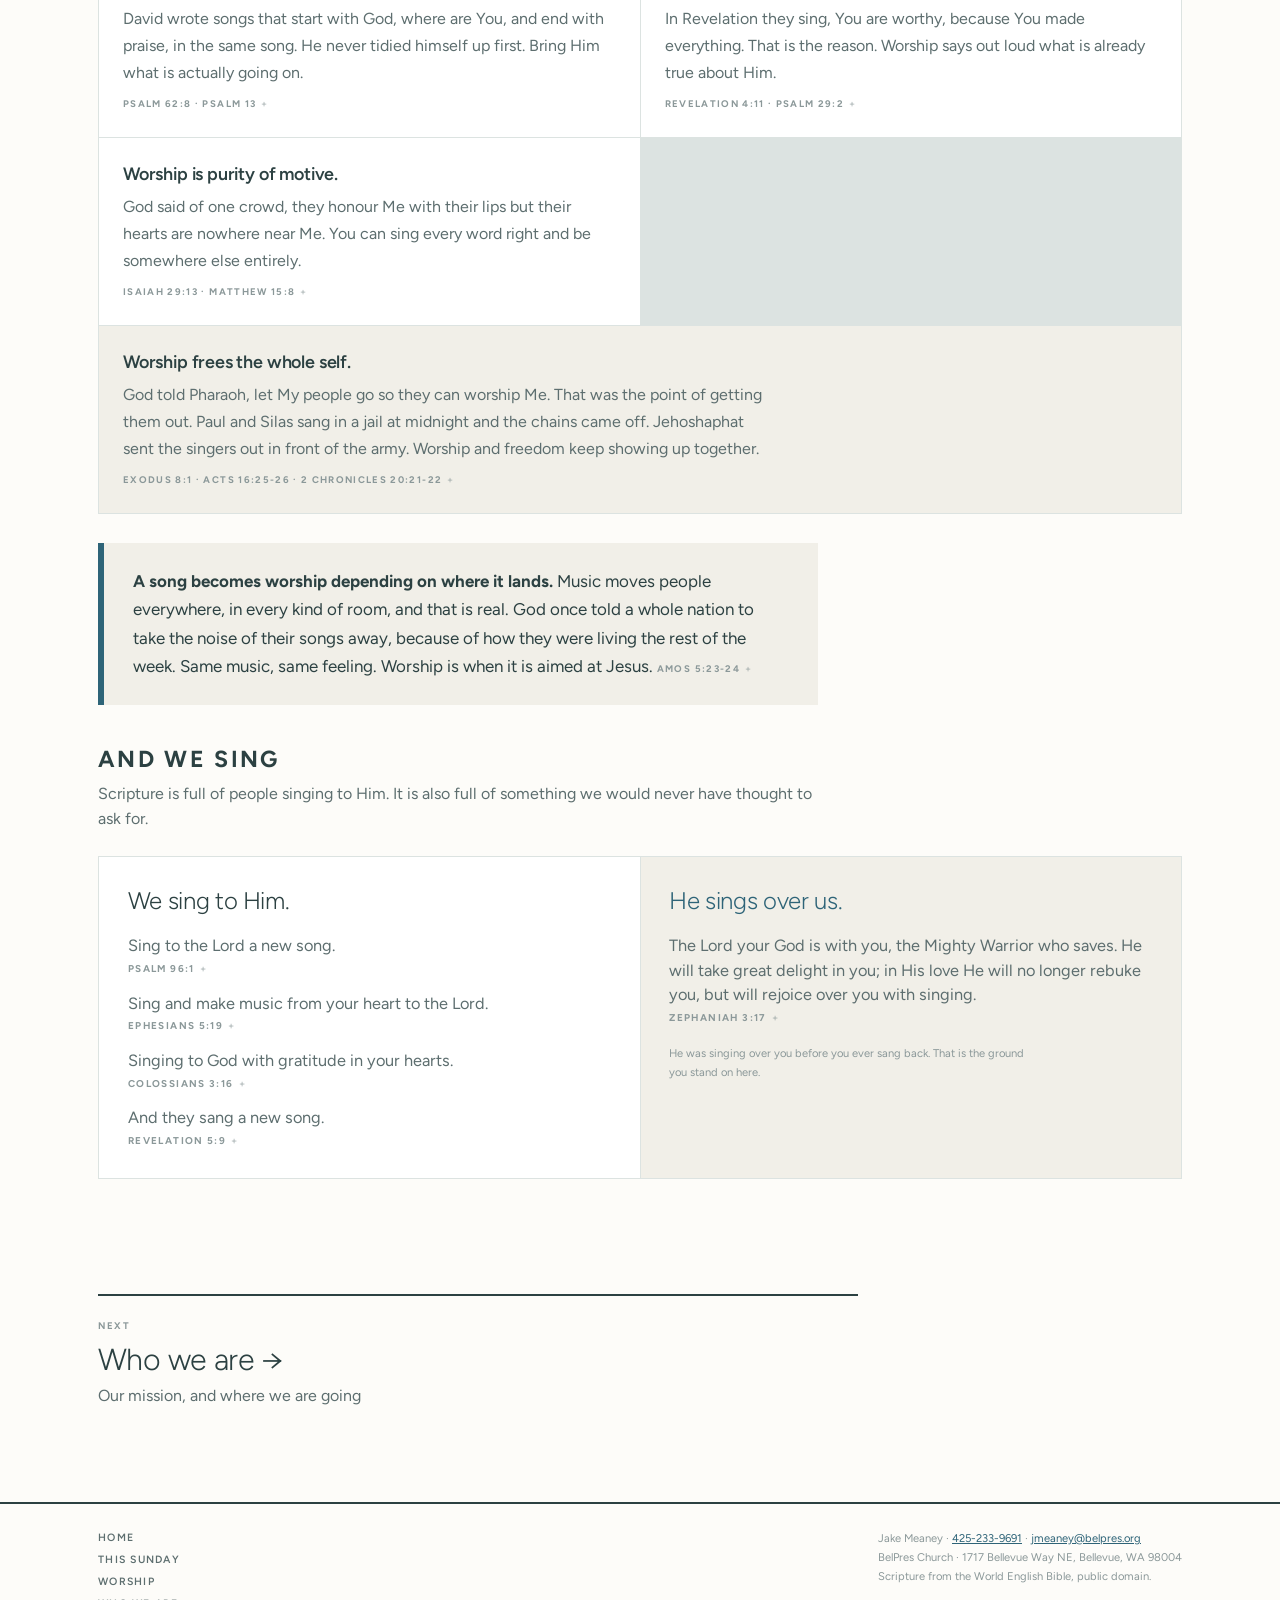
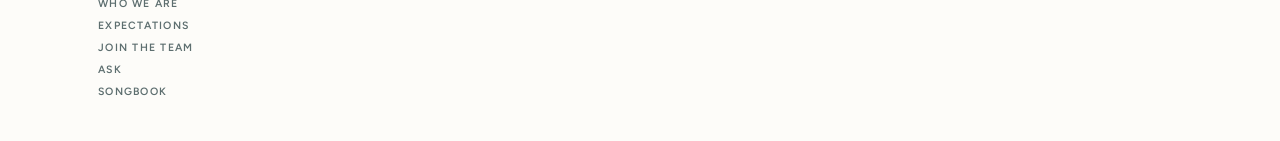
<file: worship.html>
<!doctype html>
<html lang="en">
<head>
<meta charset="utf-8">
<meta name="viewport" content="width=device-width, initial-scale=1, viewport-fit=cover">
<title>What worship is | BelPres Modern Worship</title>
<meta name="description" content="What worship is, for the BelPres modern worship team.">
<meta name="robots" content="noindex">
<meta name="theme-color" content="#FDFCF9">
<link rel="icon" href="data:image/svg+xml,%3Csvg xmlns='http://www.w3.org/2000/svg' viewBox='0 0 38 49'%3E%3Cpath fill='%232C4142' d='M36.1 21.6c.2-.6 1-.7 1.2-.1 1.8 3.7 4.4 12 .3 17.8-3.7 5.2-9.8 8.9-15.1 9.7-.4.1-.8 0-.9-.4-.5-2.3-1.5-9.5 5-14.1 6.8-4.9 8.7-9 9.5-12.9ZM29.1 10.6c.2-.5.8-.5 1.1-.1 5.4 8.3 4.4 15.6-4.7 21.9-7 4.7-7 11.8-6.7 14.9.1.6-.6.9-1 .6C11.7 42.8 9 31 18.1 24.2c7-5.2 10-11.1 11-13.6ZM19.5.2c.3-.3.8-.3 1 0 7.1 10.3 6 12.9-5.3 23.4C5.6 32.4 9.9 41.4 12.6 45.4c.4.5-.2 1.2-.8.9C2.4 41.6.1 35.4 0 30.5c0-3.6 1.3-7.2 3.5-10L19.5.2Z'/%3E%3C/svg%3E">
<link rel="preconnect" href="https://fonts.googleapis.com">
<link rel="preconnect" href="https://fonts.gstatic.com" crossorigin>
<link rel="stylesheet" href="https://fonts.googleapis.com/css2?family=Figtree:ital,wght@0,300;0,400;0,500;0,600;0,700;0,800;1,400&display=swap">
<link rel="stylesheet" href="assets/app.css">
</head>
<body>

<header class="bar">
  <div class="bar-in">
    <a class="mark" href="./">
      <svg viewBox="0 0 38 49" aria-hidden="true"><path d="M36.1475 21.6106C36.2849 21.0322 37.0748 20.951 37.3301 21.4875C39.0924 25.1722 41.6842 33.4862 37.6025 39.2727C33.9258 44.4858 27.7551 48.1975 22.4707 48.9827C22.0659 49.0416 21.6689 48.9506 21.5781 48.552C21.0455 46.226 20.0711 39.1051 26.5508 34.4729C33.3663 29.6021 35.2222 25.4625 36.1475 21.6106ZM29.123 10.6282C29.3219 10.1631 29.9595 10.1014 30.2344 10.5247C35.6414 18.8291 34.5985 26.122 25.4609 32.3811H25.458C18.5194 37.1364 18.4654 44.2377 18.8213 47.2971C18.8873 47.8631 18.2293 48.2194 17.79 47.8577C11.7132 42.8364 8.96261 30.9879 18.0732 24.1702C25.0485 18.9498 28.0996 13.0378 29.123 10.6282ZM19.4941 0.238525C19.7593 -0.0958663 20.2717 -0.07611 20.5146 0.275635C27.5957 10.5689 26.5039 13.188 15.1865 23.6018V23.6038C5.59229 32.4324 9.88487 41.4482 12.624 45.3987C12.9971 45.9402 12.4099 46.6296 11.8232 46.3342C2.38633 41.5765 0.052534 35.3815 0.000976562 30.4983C-0.03584 26.8555 1.26245 23.3261 3.51562 20.4709L19.4941 0.238525Z"/></svg>
      <span class="mk-a">BelPres Church</span>
      <span class="mk-bar" aria-hidden="true"></span>
      <span class="mk-b">Modern Worship</span>
    </a>
    <nav class="barnav" aria-label="Pages">
      <a href="upcoming.html">This Sunday</a>
      <a href="worship.html" class="here">Worship</a>
      <a href="who-we-are.html">Who we are</a>
      <a href="expectations.html">Expectations</a>
      <a href="join.html">Join the Team</a>
      <a href="ask.html">Ask</a>
      <a href="songbook.html">Songbook</a>
    </nav>
  </div>
</header>

<main id="main">

  <section class="band band-top">
    <div class="opening">
      <p class="tag">BelPres Modern Worship</p>
      <h1 class="pagetitle">What worship is</h1>
    </div>
  </section>

  <div class="strip" aria-hidden="true"><i></i><i></i><i></i><i></i></div>

  <section class="band">
    <div class="thesis">
      <p class="statement close">Worship is what you do when you see who God is.</p>

      <p class="f-b">Thomas said he would not believe Jesus was alive until he saw the wounds himself. A week later Jesus walked in and showed him. Thomas said, my Lord and my God. He saw, and he answered. That is worship. <span class="ref">John 20:28</span></p>

      <p class="f-b">And it is bigger than music. The first time the Bible uses the word worship, Abraham is climbing a mountain with his son and a knife. Nobody sings. <span class="ref">Genesis 22:5</span></p>

      <p class="f-b">That is our job on a Sunday. Put people in front of who He is, then give them room to answer.</p>
    </div>


    <div class="band-head" style="margin-top:2.6rem">
      <h2>In spirit and in truth</h2>
      <p class="note">A woman at a well asked Jesus which mountain was the right one to worship on. He told her the address was about to stop mattering, and named the two things that would.</p>
    </div>

    <div class="facing even">
      <div>
        <h3>In spirit.</h3>
        <p class="f-b" style="margin-top:0">God is spirit. So worship comes from inside a person, not from a place. It runs on His Spirit, not on the right building or the right posture or the right hour of a Sunday morning. You can worship in your car. You can sit through a whole service and never do it.</p>
        <p class="ref">John 4:21-24</p>
      </div>
      <div>
        <h3>In truth.</h3>
        <p class="f-b" style="margin-top:0">Not sincerity. The real God, as He has actually shown Himself in Jesus, who called Himself the truth. Moments earlier Jesus told her, you worship what you do not know. Worshipping in truth means aiming at the God who is actually there, and not the easier version we tend to make up.</p>
        <p class="ref">John 14:6 &middot; John 17:17</p>
      </div>
    </div>

    <div class="firsttime" style="margin-top:1.6rem">
      <p>The Father is looking for people who bring both. Spirit on its own drifts into whatever we happen to feel that morning. Truth on its own gets correct and cold. You need both, and Jesus says the Father is out looking for people who bring both.</p>
    </div>

    <ul class="egrid two-up">
      <li>
        <p class="h">Worship is a life laid down.</p>
        <p class="d">Paul says to offer your body as a living sacrifice, and calls that your real worship. Jesus did it first, in a garden, saying not My will but Yours. Paul says he was crucified with Christ and now Christ lives in him. You give Him all of you. You get all of Him.</p>
        <p class="ref">Romans 12:1 &middot; Luke 22:42 &middot; Galatians 2:20</p>
      </li>
      <li>
        <p class="h">Worship is anchored in the heart.</p>
        <p class="d">The sacrifice God asks for is a broken and contrite heart. He wants you. He never wanted the show around you.</p>
        <p class="ref">Psalm 51:16-17</p>
      </li>
      <li>
        <p class="h">Worship carries your whole self.</p>
        <p class="d">David wrote songs that start with God, where are You, and end with praise, in the same song. He never tidied himself up first. Bring Him what is actually going on.</p>
        <p class="ref">Psalm 62:8 &middot; Psalm 13</p>
      </li>
      <li>
        <p class="h">Worship is for who He is.</p>
        <p class="d">In Revelation they sing, You are worthy, because You made everything. That is the reason. Worship says out loud what is already true about Him.</p>
        <p class="ref">Revelation 4:11 &middot; Psalm 29:2</p>
      </li>
      <li>
        <p class="h">Worship is purity of motive.</p>
        <p class="d">God said of one crowd, they honour Me with their lips but their hearts are nowhere near Me. You can sing every word right and be somewhere else entirely.</p>
        <p class="ref">Isaiah 29:13 &middot; Matthew 15:8</p>
      </li>
      <li>
        <p class="h">Worship frees the whole self.</p>
        <p class="d">God told Pharaoh, let My people go so they can worship Me. That was the point of getting them out. Paul and Silas sang in a jail at midnight and the chains came off. Jehoshaphat sent the singers out in front of the army. Worship and freedom keep showing up together.</p>
        <p class="ref">Exodus 8:1 &middot; Acts 16:25-26 &middot; 2 Chronicles 20:21-22</p>
      </li>
    </ul>

    <div class="firsttime" style="margin-top:1.8rem">
      <p><strong>A song becomes worship depending on where it lands.</strong> Music moves people everywhere, in every kind of room, and that is real. God once told a whole nation to take the noise of their songs away, because of how they were living the rest of the week. Same music, same feeling. Worship is when it is aimed at Jesus. <span class="ref">Amos 5:23-24</span></p>
    </div>


    <div class="band-head" style="margin-top:2.6rem">
      <h2>And we sing</h2>
      <p class="note">Scripture is full of people singing to Him. It is also full of something we would never have thought to ask for.</p>
    </div>
    <div class="facing">
      <div>
        <h3>We sing to Him.</h3>
        <ul class="verses">
          <li><p class="v">Sing to the Lord a new song.</p><p class="r">Psalm 96:1</p></li>
          <li><p class="v">Sing and make music from your heart to the Lord.</p><p class="r">Ephesians 5:19</p></li>
          <li><p class="v">Singing to God with gratitude in your hearts.</p><p class="r">Colossians 3:16</p></li>
          <li><p class="v">And they sang a new song.</p><p class="r">Revelation 5:9</p></li>
        </ul>
      </div>
      <div>
        <h3>He sings over us.</h3>
        <ul class="verses">
          <li><p class="v">The Lord your God is with you, the Mighty Warrior who saves. He will take great delight in you; in His love He will no longer rebuke you, but will rejoice over you with singing.</p><p class="r">Zephaniah 3:17</p></li>
        </ul>
        <p class="fine" style="margin-top:1.1rem">He was singing over you before you ever sang back. That is the ground you stand on here.</p>
      </div>
    </div>

  </section>

  <section class="band">
    <a class="nextup" href="who-we-are.html">
      <span class="nx-l">Next</span>
      <span class="nx-t">Who we are</span>
      <span class="nx-d">Our mission, and where we are going</span>
    </a>
  </section>

</main>

<footer>
  <div class="foot-in">
    <div class="footnav">
      <a href="./">Home</a>
      <a href="upcoming.html">This Sunday</a>
      <a href="worship.html">Worship</a>
      <a href="who-we-are.html">Who we are</a>
      <a href="expectations.html">Expectations</a>
      <a href="join.html">Join the team</a>
      <a href="ask.html">Ask</a>
      <a href="songbook.html">Songbook</a>
    </div>
    <p class="fine">Jake Meaney &middot; <a href="tel:+14252339691">425-233-9691</a> &middot; <a href="mailto:jmeaney@belpres.org">jmeaney@belpres.org</a><br>BelPres Church &middot; 1717 Bellevue Way NE, Bellevue, WA 98004<br>Scripture from the World English Bible, public domain.</p>
  </div>
</footer>

<script src="assets/verses.js"></script>
</body>
</html>
</file>
<file: assets/app.css>
/* ==========================================================
   BELPRES WORSHIP — SONGBOOK

   Built on the House of Prayer design brief: Figtree only,
   square corners, hairline rules, no shadows. Teal is the
   only colour; the four intercession focus colours carry
   meaning on those pages and none here, so they appear once,
   in the divider strip, and nowhere else.

   Stage mode is the one addition to the brief. Rehearsal
   rooms and platforms are dim, and a paper-white phone at
   full brightness is the thing volunteers actually complain
   about. It inverts to ink with the same teal accent.
   ========================================================== */

:root{
  --paper:#FDFCF9;
  --surface:#FFFFFF;
  --warm:#F1EFE8;
  --raised:#FFFFFF;

  --ink:#2C4142;
  --mid:#5D6E6F;
  --faint:#8B9899;
  --ghost:#B3BEBE;

  --rule:#DCE3E1;
  --rule-hard:#C4D0CE;

  --teal:#2E6478;
  --teal-fill:#EDF2F4;
  --key:var(--teal);
  --key-deep:#1F4C5C;
  --on-key:#FFFFFF;

  --bad:#8B3A2A;

  --sans:"Figtree",-apple-system,BlinkMacSystemFont,"Segoe UI",Helvetica,Arial,sans-serif;

  --bar:60px;
  --pad:clamp(1.1rem,4vw,3rem);
  --max:1180px;
  --chart-size:16px;

  --tap:52px;                       /* minimum comfortable target on a phone */
  --safe-b:env(safe-area-inset-bottom,0px);
}

/* ---------- stage mode ---------- */
[data-stage="on"]{
  --paper:#14201F;
  --surface:#1B2A29;
  --warm:#22322F;
  --raised:#1B2A29;

  --ink:#EDF3F1;
  --mid:#A9BCB9;
  --faint:#7E9391;
  --ghost:#5E7371;

  --rule:#2C403E;
  --rule-hard:#3A524F;

  --teal:#7FC4D8;
  --teal-fill:#1E3239;
  --key-deep:#A5DAE9;
  --on-key:#0E1A1C;

  --bad:#E8917C;
}
[data-stage="on"] .strip{opacity:.5;}
[data-stage="on"] img,[data-stage="on"] .mark svg{filter:none;}

*{box-sizing:border-box;}
[hidden]{display:none !important;}
html{-webkit-text-size-adjust:100%;scroll-behavior:smooth;}
@media (prefers-reduced-motion:reduce){
  *,*::before,*::after{transition-duration:.001ms !important;animation:none !important;
    scroll-behavior:auto !important;}
}
body{margin:0;background:var(--paper);color:var(--ink);
  font-family:var(--sans);font-size:16px;line-height:1.62;-webkit-font-smoothing:antialiased;
  overflow-wrap:break-word;}
body.locked{overflow:hidden;}
h1,h2,h3{margin:0;font-weight:600;line-height:1.2;letter-spacing:-.01em;}
p{margin:0;}
a{color:var(--teal);}
button,input,select{font-family:inherit;}
:focus-visible{outline:2px solid var(--teal);outline-offset:2px;}
.sr{position:absolute;width:1px;height:1px;overflow:hidden;clip:rect(0 0 0 0);white-space:nowrap;}
.skip{position:absolute;left:-9999px;top:0;z-index:99;background:var(--ink);color:var(--paper);padding:.7rem 1rem;}
.skip:focus{left:0;}

.tag,.lab,label,.btn,.fine,.count,.blk-hd h3,.seg button,.chip,.barlink,.stage-btn,.pill{
  font-weight:600;letter-spacing:.14em;text-transform:uppercase;}

/* ---------- masthead ---------- */
.bar{position:sticky;top:0;z-index:60;background:var(--paper);border-bottom:2px solid var(--ink);}
.bar-in{max-width:var(--max);margin-inline:auto;padding:0 var(--pad);
  display:flex;align-items:center;justify-content:space-between;gap:1rem;min-height:var(--bar);}
.mark{display:inline-flex;align-items:center;gap:.7rem;text-decoration:none;color:var(--ink);}
.mark svg{width:24px;height:24px;flex:none;fill:var(--ink);}
.mark span{font-size:.85rem;font-weight:700;letter-spacing:.16em;text-transform:uppercase;white-space:nowrap;}
.bar-end{display:flex;align-items:center;gap:.5rem;}
.barlink{font-size:.66rem;color:var(--faint);text-decoration:none;padding:.6rem .2rem;white-space:nowrap;}
.barlink:hover{color:var(--teal);}
@media (max-width:600px){ .barlink{display:none;} }

.stage-btn{display:inline-flex;align-items:center;gap:.45rem;font-size:.62rem;
  border:2px solid var(--rule-hard);background:transparent;color:var(--mid);
  padding:.5rem .7rem;cursor:pointer;line-height:1;
  transition:border-color .16s,color .16s,background .16s;}
.stage-btn:hover{border-color:var(--ink);color:var(--ink);}
.stage-btn svg{width:13px;height:13px;fill:currentColor;flex:none;}
.stage-btn .ic-sun{display:none;}
.stage-btn[aria-pressed="true"]{border-color:var(--teal);color:var(--teal);}
.stage-btn[aria-pressed="true"] .ic-moon{display:none;}
.stage-btn[aria-pressed="true"] .ic-sun{display:block;}
@media (max-width:420px){ .stage-btn .stage-txt{display:none;} .stage-btn{padding:.55rem;} }

/* ---------- bands ---------- */
.band{padding:clamp(1.6rem,4vw,2.6rem) var(--pad);max-width:var(--max);margin-inline:auto;
  scroll-margin-top:var(--bar);}
.band-top{padding-top:clamp(1.8rem,5vw,3rem);}
.opening{display:flex;flex-direction:column;align-items:flex-start;gap:.7rem;margin-bottom:1.6rem;}
.opening>*{max-width:70ch;}
.pagetitle{font-size:clamp(2.1rem,6vw,3.4rem);font-weight:300;letter-spacing:-.02em;line-height:1.04;}
.tag{font-size:.66rem;color:var(--faint);}
.lead{font-size:clamp(1.02rem,1.8vw,1.18rem);line-height:1.55;color:var(--mid);font-weight:400;
  letter-spacing:0;text-transform:none;}
.band-head{display:flex;flex-direction:column;gap:.4rem;margin-bottom:1.2rem;max-width:74ch;}
.band h2{font-size:clamp(1.15rem,2.4vw,1.45rem);font-weight:700;letter-spacing:.1em;text-transform:uppercase;}
.note{font-size:1rem;line-height:1.6;color:var(--mid);}
.two{display:grid;grid-template-columns:minmax(0,.8fr) minmax(0,1.2fr);gap:clamp(1.2rem,3vw,2rem);
  align-items:start;}
@media (max-width:900px){ .two{grid-template-columns:1fr;} }

.strip{display:flex;height:9px;max-width:var(--max);margin:0 auto;}
.strip i{flex:1;}
.strip i:nth-child(1){background:#2E6478;}
.strip i:nth-child(2){background:#8B6547;}
.strip i:nth-child(3){background:#5A93A8;}
.strip i:nth-child(4){background:#D67A52;}

/* ---------- buttons ---------- */
.controls{display:flex;flex-wrap:wrap;gap:.6rem;align-items:center;}
.btn{display:inline-flex;align-items:center;justify-content:center;font-size:.68rem;
  padding:.75rem 1.2rem;border:2px solid var(--ink);background:transparent;color:var(--ink);
  cursor:pointer;line-height:1;text-decoration:none;
  transition:background .16s,color .16s,border-color .16s;}
.btn:hover{background:var(--ink);color:var(--paper);}
.btn-key{background:var(--teal);border-color:var(--teal);color:var(--on-key);}
.btn-key:hover{background:var(--key-deep);border-color:var(--key-deep);color:var(--on-key);}
.btn-sm{padding:.55rem .85rem;font-size:.62rem;}
.btn:disabled{border-color:var(--rule-hard);color:var(--ghost);cursor:not-allowed;background:transparent;}

.iconbtn{width:var(--tap);height:var(--tap);flex:none;display:grid;place-items:center;
  border:0;background:transparent;color:var(--ink);cursor:pointer;margin-inline:-.6rem;}
.iconbtn svg{width:19px;height:19px;fill:currentColor;}
.iconbtn:hover{color:var(--teal);}

/* ---------- forms ---------- */
.field{display:flex;flex-direction:column;gap:.35rem;}
label{font-size:.64rem;color:var(--faint);}
input[type=text],input[type=search],select{font-family:var(--sans);font-size:16px;color:var(--ink);
  line-height:1.5;background:var(--surface);border:1px solid var(--rule-hard);
  padding:.7rem .8rem;width:100%;border-radius:0;-webkit-appearance:none;appearance:none;}
input::placeholder{color:var(--ghost);}
input:focus,select:focus{outline:none;border-color:var(--teal);}
input[type=search]::-webkit-search-decoration,
input[type=search]::-webkit-search-cancel-button{-webkit-appearance:none;}

/* ---------- toolbar ---------- */
.toolbar{position:sticky;top:var(--bar);z-index:40;background:var(--paper);
  padding:.7rem 0 .6rem;margin-bottom:.2rem;border-bottom:1px solid var(--rule);}
.searchrow{display:flex;gap:.6rem;align-items:stretch;}
.search{position:relative;flex:1;min-width:0;display:flex;align-items:center;}
.search-ic{position:absolute;left:.85rem;width:15px;height:15px;color:var(--faint);pointer-events:none;}
.search input{padding-left:2.5rem;padding-right:2.5rem;height:var(--tap);}
.clearq{position:absolute;right:0;width:var(--tap);height:var(--tap);display:grid;place-items:center;
  border:0;background:transparent;color:var(--faint);cursor:pointer;}
.clearq svg{width:14px;height:14px;}
.clearq:hover{color:var(--ink);}
.sortwrap{flex:none;display:flex;}
.sortwrap select{height:var(--tap);width:auto;min-width:8.5rem;padding-right:2rem;color:var(--mid);
  font-size:.8rem;
  background-image:url("data:image/svg+xml,%3Csvg xmlns='http://www.w3.org/2000/svg' viewBox='0 0 10 6'%3E%3Cpath d='M1 1l4 4 4-4' fill='none' stroke='%238B9899' stroke-width='1.5'/%3E%3C/svg%3E");
  background-repeat:no-repeat;background-position:right .8rem center;background-size:10px;}
@media (max-width:560px){ .sortwrap select{min-width:0;width:var(--tap);padding:0;text-indent:-999px;
  background-position:center;} }

.chiprow{margin-top:.6rem;overflow-x:auto;overflow-y:hidden;scrollbar-width:none;
  -webkit-overflow-scrolling:touch;margin-inline:calc(var(--pad) * -1);padding-inline:var(--pad);}
.chiprow::-webkit-scrollbar{display:none;}
.chips{display:flex;gap:.4rem;align-items:center;width:max-content;padding-bottom:.15rem;}
.chip{font-size:.62rem;padding:.55rem .8rem;border:2px solid var(--rule-hard);background:transparent;
  color:var(--mid);cursor:pointer;line-height:1;white-space:nowrap;
  transition:background .16s,color .16s,border-color .16s;}
.chip:hover{border-color:var(--ink);color:var(--ink);}
.chip[aria-pressed="true"]{background:var(--ink);border-color:var(--ink);color:var(--paper);}
.chip-sep{width:1px;height:20px;background:var(--rule-hard);flex:none;margin-inline:.3rem;}
.count{font-size:.64rem;color:var(--faint);margin-top:.55rem;}

/* ---------- the song list ---------- */
.songs{list-style:none;margin:0;padding:0;border-bottom:1px solid var(--rule);}
.alpha{font-size:.62rem;font-weight:700;letter-spacing:.18em;text-transform:uppercase;
  color:var(--faint);padding:1.1rem .2rem .35rem;border-bottom:1px solid var(--rule);
  background:var(--paper);}
.song{border-bottom:1px solid var(--rule);}
.song:last-child{border-bottom:0;}
.song-hit{display:flex;align-items:center;gap:1rem;width:100%;min-height:var(--tap);
  padding:.85rem .2rem;border:0;background:transparent;cursor:pointer;text-align:left;
  color:inherit;font:inherit;transition:background .14s;}
.song-hit:hover{background:var(--teal-fill);}
.song-main{flex:1;min-width:0;display:flex;flex-direction:column;gap:.1rem;}
.song-title{font-size:1.06rem;font-weight:600;letter-spacing:-.01em;line-height:1.28;color:var(--ink);}
.song-artist{font-size:.86rem;color:var(--faint);line-height:1.4;}
.song-meta{flex:none;display:flex;align-items:center;gap:.4rem;}
.chev{width:14px;height:14px;flex:none;color:var(--ghost);}
.song-hit:hover .chev{color:var(--teal);}

.pill{font-size:.56rem;padding:.28rem .48rem;line-height:1;border:1px solid var(--rule-hard);
  color:var(--faint);white-space:nowrap;}
.pill-chart{border-color:var(--teal);color:var(--teal);}
.pill-track{border-color:var(--teal);background:var(--teal);color:var(--on-key);}
@media (max-width:520px){
  .pill{font-size:.54rem;padding:.26rem .4rem;}
  .song-title{font-size:1.02rem;}
}

/* ---------- empty states ---------- */
.blank{background:var(--warm);border-left:6px solid var(--rule-hard);padding:1.2rem 1.3rem;
  display:flex;flex-direction:column;align-items:flex-start;gap:.5rem;margin-top:1.2rem;}
.blank.sm{margin-top:0;padding:1rem 1.1rem;}
.blank-t{font-size:1.02rem;font-weight:600;color:var(--ink);line-height:1.35;}
.blank-p{font-size:.95rem;line-height:1.6;color:var(--mid);}
.blank .controls{margin-top:.3rem;}

/* ---------- request board ---------- */
.form{display:flex;flex-direction:column;gap:.9rem;max-width:520px;}
.ro{background:var(--warm);border-left:6px solid var(--teal);padding:.9rem 1.1rem;
  font-size:.95rem;line-height:1.6;color:var(--ink);}
.msg{font-size:.9rem;min-height:1.3em;color:var(--mid);}
.msg[data-tone="bad"]{color:var(--bad);}
.msg[data-tone="good"]{color:var(--teal);}
.entries{list-style:none;margin:0;padding:0;display:flex;flex-direction:column;gap:.7rem;}
.entry{background:var(--surface);border:1px solid var(--rule);border-left:4px solid var(--rule-hard);
  padding:1rem 1.1rem;display:flex;flex-direction:column;gap:.35rem;}
.entry.new{border-left-color:var(--teal);}
.entry .ttl{font-weight:700;font-size:1.05rem;}
.entry .txt{font-size:1rem;line-height:1.6;color:var(--mid);}
.entry .ln{display:flex;justify-content:space-between;align-items:center;gap:.7rem;
  font-size:.64rem;font-weight:700;letter-spacing:.12em;text-transform:uppercase;color:var(--faint);}
.entry.empty .txt{color:var(--faint);}

/* ---------- song sheet ---------- */
.scrim{position:fixed;inset:0;z-index:70;background:rgba(20,32,31,.45);}
.sheet{position:fixed;z-index:71;inset:0;left:auto;width:min(820px,100%);
  background:var(--paper);border-left:2px solid var(--ink);
  display:flex;flex-direction:column;}
@media (max-width:820px){ .sheet{border-left:0;} }

.sheet-hd{display:flex;align-items:center;gap:.6rem;flex:none;
  padding:.5rem var(--pad);border-bottom:1px solid var(--rule);background:var(--paper);}
.sheet-id{flex:1;min-width:0;padding-block:.35rem;}
.sh-t{font-size:clamp(1.15rem,3vw,1.5rem);font-weight:600;letter-spacing:-.02em;line-height:1.2;
  overflow:hidden;text-overflow:ellipsis;white-space:nowrap;}
.sh-a{font-size:.64rem;color:var(--faint);margin-top:.15rem;font-weight:600;letter-spacing:.12em;
  text-transform:uppercase;overflow:hidden;text-overflow:ellipsis;white-space:nowrap;}

.keybar{flex:none;background:var(--paper);border-bottom:1px solid var(--rule);
  padding:.65rem var(--pad) .7rem;display:flex;flex-direction:column;gap:.6rem;}
.keybar-in{display:flex;align-items:center;gap:.7rem;min-width:0;}
.lab{font-size:.62rem;color:var(--faint);flex:none;}
.wheel{display:flex;gap:.35rem;overflow-x:auto;scrollbar-width:none;flex:1;
  -webkit-overflow-scrolling:touch;padding-bottom:.1rem;}
.wheel::-webkit-scrollbar{display:none;}
.wheel button{font-family:var(--sans);font-size:.9rem;font-weight:700;letter-spacing:.04em;
  min-width:46px;height:44px;flex:none;border:2px solid var(--rule-hard);background:var(--surface);
  color:var(--mid);cursor:pointer;transition:background .16s,color .16s,border-color .16s;}
.wheel button:hover{border-color:var(--ink);color:var(--ink);}
.wheel button[aria-pressed="true"]{background:var(--teal);border-color:var(--teal);color:var(--on-key);}
.wheel button.home{box-shadow:inset 0 -3px 0 var(--teal);}
.wheel button[aria-pressed="true"].home{box-shadow:none;}
.wheel button.none{border-style:dashed;color:var(--ghost);}

.chart-tools{display:flex;gap:.4rem;align-items:center;flex-wrap:wrap;}
.seg{display:flex;border:2px solid var(--ink);flex:none;}
.seg button{padding:.5rem .75rem;border:0;cursor:pointer;background:transparent;
  font-size:.62rem;color:var(--ink);}
.seg button[aria-pressed="true"]{background:var(--ink);color:var(--paper);}
.sizer{display:flex;border:2px solid var(--rule-hard);flex:none;}
.sizer button{width:38px;height:34px;border:0;background:transparent;cursor:pointer;
  color:var(--mid);font-size:.72rem;font-weight:700;}
.sizer button:hover{color:var(--ink);}
@media (max-width:640px){
  .chart-tools .btn-sm{flex:1;}
}

.sheet-body{flex:1;overflow-y:auto;-webkit-overflow-scrolling:touch;
  padding:1.3rem var(--pad) calc(3rem + var(--safe-b));}
.blk{margin-bottom:2rem;}
.blk:last-child{margin-bottom:0;}
.blk-hd{display:flex;align-items:center;gap:.8rem;flex-wrap:wrap;margin-bottom:.7rem;}
.blk-hd h3{font-size:.66rem;color:var(--faint);}
.blk-n{font-size:.64rem;font-weight:700;letter-spacing:.14em;text-transform:uppercase;
  color:var(--faint);margin-left:auto;}

.player{display:flex;align-items:center;gap:.8rem;padding:.8rem .9rem;
  background:var(--surface);border:1px solid var(--rule);}
.play{width:46px;height:46px;flex:none;border:2px solid var(--teal);background:var(--teal);
  color:var(--on-key);cursor:pointer;display:grid;place-items:center;}
.play:hover{background:var(--key-deep);border-color:var(--key-deep);}
.play svg{width:15px;height:15px;fill:currentColor;}
.play .ic-pause{display:none;}
.play[aria-pressed="true"] .ic-play{display:none;}
.play[aria-pressed="true"] .ic-pause{display:block;}
.seek{flex:1;min-width:0;accent-color:var(--teal);height:4px;}
.time{font-size:.78rem;color:var(--faint);white-space:nowrap;font-variant-numeric:tabular-nums;}
@media (max-width:520px){ .player .dlbtn{display:none;} }

/* ---------- the chart ----------
   Chords sit above the syllable they land on. Each chunk is
   its own inline block, so this needs no monospace font. */
.chart{font-size:var(--chart-size);line-height:1.5;}
.chart:empty{display:none;}
.sec{font-size:.68rem;font-weight:700;letter-spacing:.14em;text-transform:uppercase;
  color:var(--faint);margin:1.6rem 0 .5rem;border-bottom:1px solid var(--rule);padding-bottom:.3rem;}
.sec:first-child{margin-top:0;}
.chorus{border-left:6px solid var(--rule-hard);padding-left:1rem;margin:.3rem 0;}
.ln{display:block;margin-bottom:.2rem;min-height:1em;}
.ln.chords-only{margin-bottom:.7rem;}
.ck{display:inline-block;vertical-align:bottom;}
.ck b{display:block;font-weight:700;color:var(--teal);padding-right:.8em;height:1.4em;
  font-size:.92em;letter-spacing:.01em;}
.ck i{display:block;font-style:normal;white-space:pre;}
.ln.plain{color:var(--mid);}

footer{border-top:2px solid var(--ink);margin-top:2rem;}
.foot-in{max-width:var(--max);margin-inline:auto;padding:1.6rem var(--pad) 2.6rem;
  display:flex;justify-content:space-between;gap:1.6rem;flex-wrap:wrap;}
.footnav{display:flex;flex-direction:column;gap:.3rem;}
.footnav a{font-size:.66rem;font-weight:600;letter-spacing:.12em;text-transform:uppercase;
  color:var(--mid);text-decoration:none;}
.footnav a:hover{color:var(--teal);}
.fine{font-size:.7rem;font-weight:400;letter-spacing:0;text-transform:none;
  line-height:1.7;color:var(--faint);max-width:52ch;}

/* ---------- print: the chart alone ---------- */
@media print{
  :root{--paper:#fff;--ink:#000;--teal:#000;--faint:#444;--rule:#bbb;--rule-hard:#888;}
  body{background:#fff;}
  .bar,main,footer,.scrim,.keybar,.blk-hd,.player,.blank,.sheet-hd .iconbtn{display:none !important;}
  .sheet{position:static;width:auto;border:0;background:#fff;display:block;inset:auto;}
  .sheet-hd{display:flex;padding:0 0 .6rem;border-bottom:2px solid #000;}
  .sheet-body{overflow:visible;padding:1rem 0 0;}
  #shTrackBlk{display:none !important;}
  .blk{margin:0;}
  .sec{break-after:avoid;}
  .ln{break-inside:avoid;}
  .ck b{color:#000;}
}

/* The standing PraiseCharts link, below a chart we do have. */
.sheet-foot{margin-top:1.6rem;padding-top:1.2rem;border-top:1px solid var(--rule);}
@media print{ .sheet-foot{display:none !important;} }

/* ==========================================================
   SITE PAGES — home, who we are, join
   Added for the team home base. Everything below uses the
   same tokens, so Stage mode inverts it for free.
   ========================================================== */

/* --- wordmark: church, then what this corner of it does --- */
.mark{gap:.65rem;}
.mk-a{font-size:.85rem;font-weight:700;letter-spacing:.16em;text-transform:uppercase;white-space:nowrap;}
.mk-bar{width:1px;height:15px;background:var(--rule-hard);flex:none;}
.mk-b{font-size:.85rem;font-weight:700;letter-spacing:.16em;text-transform:uppercase;
  white-space:nowrap;color:var(--teal);}
@media (max-width:720px){ .mk-a,.mk-bar{display:none;} }

.barnav{display:flex;gap:1.2rem;flex-wrap:wrap;}
.barnav a{font-size:.66rem;font-weight:600;letter-spacing:.14em;text-transform:uppercase;
  color:var(--faint);text-decoration:none;padding-block:.4rem;border-bottom:2px solid transparent;}
.barnav a:hover{color:var(--teal);}
.barnav a.here{color:var(--ink);border-bottom-color:var(--teal);}
@media (max-width:900px){ .barnav{display:none;} }

/* --- the one sentence a page is built on --- */
.statement{font-size:clamp(1.6rem,4.4vw,2.9rem);font-weight:300;line-height:1.18;
  letter-spacing:-.02em;color:var(--ink);max-width:20ch;}
.statement.wide{max-width:26ch;}

/* --- scripture reference, set as a quiet label --- */
.ref{display:inline-block;font-size:.6rem;font-weight:700;letter-spacing:.14em;
  text-transform:uppercase;color:var(--faint);white-space:nowrap;}


/* --- a stack of things asked of the team --- */
.expect{list-style:none;margin:0;padding:0;display:flex;flex-direction:column;}
.expect li{padding:1.3rem 0;border-top:1px solid var(--rule);max-width:72ch;}
.expect li:first-child{border-top:0;padding-top:0;}
.expect .head{font-size:1.12rem;font-weight:600;line-height:1.45;color:var(--ink);}
.expect .body{font-size:1.02rem;line-height:1.66;color:var(--mid);margin-top:.35rem;}
.expect .ref{margin-top:.6rem;}

/* --- a real sequence, so it earns its numbers --- */
.steps{list-style:none;margin:0;padding:0;display:grid;gap:1px;background:var(--rule);
  border:1px solid var(--rule);}
.steps li{background:var(--surface);padding:1.3rem 1.4rem;display:grid;
  grid-template-columns:auto 1fr;gap:1.1rem;align-items:start;}
.steps .n{font-size:.68rem;font-weight:700;letter-spacing:.12em;color:var(--teal);
  padding-top:.25rem;font-variant-numeric:tabular-nums;}
.steps .t{font-size:1.05rem;font-weight:600;line-height:1.4;}
.steps .d{font-size:.98rem;line-height:1.6;color:var(--mid);margin-top:.25rem;}

/* --- what we actually do, week to week --- */
.rhythms{list-style:none;margin:0;padding:0;border:1px solid var(--rule);background:var(--surface);}
.rhythms li{display:grid;grid-template-columns:minmax(0,.42fr) minmax(0,1fr);gap:1.2rem;
  padding:1.15rem 1.3rem;border-bottom:1px solid var(--rule);align-items:baseline;}
.rhythms li:last-child{border-bottom:0;}
.rhythms .when{font-size:.68rem;font-weight:700;letter-spacing:.14em;text-transform:uppercase;
  color:var(--teal);}
.rhythms .what{font-size:1.05rem;font-weight:600;}
.rhythms .what span{display:block;font-size:.97rem;font-weight:400;color:var(--mid);margin-top:.2rem;}
@media (max-width:620px){ .rhythms li{grid-template-columns:1fr;gap:.35rem;} }

/* --- where to go next --- */
.cards{display:grid;grid-template-columns:repeat(auto-fit,minmax(230px,1fr));gap:1px;
  background:var(--rule);border:1px solid var(--rule);}
.cards a{background:var(--surface);padding:1.5rem 1.4rem 1.6rem;text-decoration:none;color:inherit;
  display:flex;flex-direction:column;gap:.45rem;transition:background .16s;}
.cards a:hover{background:var(--teal-fill);}
.cards h3{font-size:.68rem;font-weight:700;letter-spacing:.14em;text-transform:uppercase;color:var(--teal);}
.cards p{font-size:1.06rem;font-weight:600;line-height:1.35;}
.cards .d{font-size:.95rem;font-weight:400;color:var(--mid);line-height:1.55;}

/* --- prose --- */
.prose{max-width:72ch;display:flex;flex-direction:column;gap:1rem;}
.prose p{font-size:1.06rem;line-height:1.7;color:var(--mid);}
.prose p strong{color:var(--ink);font-weight:600;}
.firsttime{background:var(--warm);border-left:6px solid var(--teal);
  padding:clamp(1.1rem,2.6vw,1.5rem) clamp(1.2rem,3vw,1.8rem);max-width:72ch;}
.firsttime p{font-size:1.06rem;line-height:1.68;color:var(--ink);}
.pagefoot{margin-top:2.4rem;padding-top:1.4rem;border-top:1px solid var(--rule);}

/* --- facets: statements that are true side by side, not in sequence,
       so they get rules between them and no numbers --- */
.facets{list-style:none;margin:0;padding:0;}
.facets li{padding:2rem 0;border-top:1px solid var(--rule);}
.facets li:first-child{border-top:0;padding-top:0;}
.f-t{font-size:clamp(1.3rem,2.9vw,1.95rem);font-weight:300;line-height:1.24;
  letter-spacing:-.018em;color:var(--ink);max-width:26ch;}
.f-b{font-size:1.06rem;line-height:1.72;color:var(--mid);max-width:68ch;margin-top:.85rem;}
.facets .ref{margin-top:.9rem;}

/* the aside about music sits apart without breaking the rhythm */
.facets li.aside{background:var(--warm);border-top:0;border-left:6px solid var(--teal);
  padding:1.7rem clamp(1.2rem,3vw,1.8rem);margin:1.2rem 0;}
.facets li.aside .f-t{font-size:clamp(1.15rem,2.2vw,1.45rem);}
.facets li.aside .f-b{color:var(--ink);}

/* the last word gets the room it asks for */
.facets li.close{border-top:2px solid var(--ink);padding-top:2.2rem;margin-top:.8rem;}
.facets li.close .f-t{color:var(--teal);}

/* --- contact: the point of the first-contact page --- */
.contact{border:2px solid var(--ink);background:var(--surface);
  padding:clamp(1.4rem,3vw,1.9rem);max-width:44rem;}
.contact .lab{font-size:.66rem;color:var(--faint);margin-bottom:.9rem;}
.contact .who{font-size:1.12rem;font-weight:600;margin-bottom:.9rem;}
.contact ul{list-style:none;margin:0 0 1rem;padding:0;display:flex;flex-wrap:wrap;gap:.6rem 2.2rem;}
.contact a{font-size:clamp(1.15rem,2.4vw,1.5rem);font-weight:300;letter-spacing:-.01em;
  color:var(--teal);text-decoration:none;white-space:nowrap;}
.contact a:hover{color:var(--key-deep);text-decoration:underline;text-underline-offset:5px;}
.contact .fine{max-width:56ch;}

/* --- the reciprocal: we sing to Him, He sings over us --- */
.facing{display:grid;grid-template-columns:1fr 1fr;gap:1px;background:var(--rule);
  border:1px solid var(--rule);}
@media (max-width:760px){ .facing{grid-template-columns:1fr;} }
.facing > div{background:var(--surface);padding:clamp(1.3rem,3vw,1.8rem);}
.facing > div:last-child{background:var(--warm);}
.facing h3{font-size:clamp(1.15rem,2.4vw,1.5rem);font-weight:300;letter-spacing:-.015em;
  line-height:1.25;color:var(--ink);margin-bottom:1.1rem;}
.facing > div:last-child h3{color:var(--teal);}
.verses{list-style:none;margin:0;padding:0;display:flex;flex-direction:column;gap:.85rem;}
.verses li{display:flex;flex-direction:column;gap:.2rem;}
.verses .v{font-size:1.02rem;line-height:1.5;color:var(--mid);}
.verses .r{font-size:.62rem;font-weight:700;letter-spacing:.14em;text-transform:uppercase;
  color:var(--faint);}

/* form controls beyond the plain text input */
input[type=email],input[type=tel],textarea{font-family:var(--sans);font-size:1rem;color:var(--ink);
  line-height:1.5;background:var(--paper);border:1px solid var(--rule-hard);
  padding:.65rem .75rem;width:100%;resize:vertical;}
input[type=email]::placeholder,input[type=tel]::placeholder,textarea::placeholder{color:var(--ghost);}
input[type=email]:focus,input[type=tel]:focus,textarea:focus{outline:none;border-color:var(--teal);background:var(--surface);}

/* brightness toggle: an icon, no label */
.stage-btn{gap:0;padding:.5rem;width:34px;height:34px;justify-content:center;}
.stage-btn svg{width:15px;height:15px;}

/* expectations sit tighter when they share a row with something else */
.two .expect li{padding:1rem 0;}
.two .expect li:first-child{padding-top:0;}
.two .band-head{margin-bottom:.9rem;}

/* the question an expectation turns on */
.ask{font-size:1.08rem;font-weight:600;line-height:1.55;color:var(--ink);
  margin-top:.9rem;padding-left:1rem;border-left:3px solid var(--teal);max-width:66ch;}

/* a line that belongs to the two items above it rather than standing alone */
.expect li.shared{border-top:0;padding-top:0;margin-top:-.4rem;}

/* two panels of equal weight, for a pair where neither is the safe one */
.facing.even > div:last-child{background:var(--surface);}
.facing.even h3{color:var(--ink);}
.facing.even > div:last-child h3{color:var(--ink);}

/* the last word on a page */
.statement.close{font-size:clamp(1.3rem,2.5vw,1.85rem);max-width:46ch;line-height:1.32;}
.closer{margin-top:1.3rem;padding-top:1.2rem;border-top:2px solid var(--ink);
  max-width:46ch;font-size:1.02rem;font-weight:600;color:var(--teal);}

/* six nav items plus the brightness toggle needs a tighter bar */
.barnav{gap:1rem;}
@media (max-width:1180px){ .barnav{gap:.85rem;} .barnav a{font-size:.62rem;} }

/* --- the ask form: pick what kind of thing this is --- */
fieldset.kinds{border:0;padding:0;margin:0;display:flex;flex-direction:column;gap:.35rem;}
fieldset.kinds legend{padding:0;font-size:.66rem;font-weight:600;letter-spacing:.14em;
  text-transform:uppercase;color:var(--faint);}
.kinds .chips label{display:inline-flex;}
.kinds .chips input{position:absolute;opacity:0;width:1px;height:1px;}
.kinds .chips span{display:inline-flex;align-items:center;padding:.5rem .8rem;cursor:pointer;
  border:2px solid var(--ink);background:transparent;color:var(--ink);
  font-size:.62rem;font-weight:600;letter-spacing:.14em;text-transform:uppercase;line-height:1;
  transition:background .16s,color .16s,border-color .16s;}
.kinds .chips span:hover{background:var(--ink);color:var(--paper);}
.kinds .chips input:checked + span{background:var(--teal);border-color:var(--teal);color:var(--on-key);}
.kinds .chips input:focus-visible + span{outline:2px solid var(--teal);outline-offset:2px;}

.check{display:flex;align-items:center;gap:.55rem;font-size:.98rem;color:var(--mid);cursor:pointer;}
.check input{width:16px;height:16px;accent-color:var(--teal);flex:none;}
#aPrivNote{margin-top:-.2rem;}
.entries .entry .ttl{font-size:.66rem;font-weight:700;letter-spacing:.14em;text-transform:uppercase;
  color:var(--teal);}
.entries .entry .txt{white-space:pre-wrap;}

/* a fieldset refuses to shrink inside a grid column unless told to */
fieldset.kinds{min-width:0;}
.kinds .chips{flex-wrap:wrap;max-width:100%;}
/* the global label rule shouts; a checkbox line should read as a sentence */
.check{text-transform:none;letter-spacing:0;font-weight:400;}

/* a song on the board reads as a song, not as a paragraph */
.entries .entry .song{font-family:var(--sans);font-size:1.08rem;font-weight:600;line-height:1.35;}
.entries .entry .sub{font-size:.95rem;color:var(--faint);}
.entries .entry .sub .link{color:var(--teal);text-decoration:underline;text-underline-offset:3px;}

/* --- expectations as a sheet you take in at once, rather than a scroll --- */
/* Fixed column counts, so ten cells never leave a ragged hole. At three
   columns the closing question fills the two cells the tenth item leaves. */
.egrid{list-style:none;margin:0;padding:0;display:grid;grid-template-columns:1fr;
  gap:1px;background:var(--rule);border:1px solid var(--rule);}
@media (min-width:640px){ .egrid{grid-template-columns:repeat(2,1fr);} }
@media (min-width:1000px){ .egrid{grid-template-columns:repeat(3,1fr);} }
.egrid .qcell{background:var(--warm);justify-content:center;}
@media (min-width:640px){ .egrid .qcell{grid-column:1 / -1;} }
@media (min-width:1000px){ .egrid .qcell{grid-column:span 2;} }
.egrid li{background:var(--surface);padding:1.4rem 1.4rem 1.5rem;
  display:flex;flex-direction:column;gap:.5rem;}
.egrid .h{font-size:1.06rem;font-weight:600;line-height:1.32;letter-spacing:-.01em;}
.egrid .d{font-size:.97rem;line-height:1.6;color:var(--mid);flex:1;}
.egrid .ref{margin-top:.1rem;}
.ask.big{margin:0;font-size:clamp(1.05rem,2vw,1.28rem);max-width:26ch;
  border-left:0;padding:0;}

/* --- the welcome video --- */
.video{border:2px solid var(--ink);background:var(--warm) center/cover no-repeat;
  aspect-ratio:16/9;max-width:820px;display:flex;}
.video.playing{padding:0;background:#000;}
.video video{width:100%;height:100%;display:block;object-fit:contain;background:#000;}
.vplay{flex:1;display:flex;align-items:center;gap:1.2rem;text-align:left;cursor:pointer;
  background:transparent;border:0;padding:clamp(1.2rem,3vw,2rem);font:inherit;color:inherit;
  transition:background .16s;}
.vplay:hover{background:color-mix(in srgb, var(--teal) 10%, transparent);}
.vplay[aria-disabled="true"]{cursor:default;}
.vplay[aria-disabled="true"]:hover{background:transparent;}
.vicon{width:clamp(48px,7vw,64px);height:clamp(48px,7vw,64px);flex:none;display:grid;
  place-items:center;background:var(--teal);color:var(--on-key);}
.vplay[aria-disabled="true"] .vicon{background:var(--rule-hard);color:var(--paper);}
.vicon svg{width:38%;height:38%;fill:currentColor;}
.vtxt{display:flex;flex-direction:column;gap:.3rem;min-width:0;}
.vt{font-size:clamp(1.2rem,2.6vw,1.7rem);font-weight:300;letter-spacing:-.02em;line-height:1.15;}
.vd{font-size:.95rem;color:var(--mid);}
.video[style*="background-image"] .vtxt{background:color-mix(in srgb, var(--paper) 86%, transparent);
  padding:.6rem .8rem;}

/* --- the verses a page rests on, laid out to be read across --- */
/* Five cells: one row when there is room, otherwise three with the last
   spanning the gap. Never ragged. */
.verses-row{list-style:none;margin:0;padding:0;display:grid;grid-template-columns:1fr;
  gap:1px;background:var(--rule);border:1px solid var(--rule);}
@media (min-width:680px){
  .verses-row{grid-template-columns:repeat(3,1fr);}
  .verses-row li:last-child{grid-column:span 2;}
}
@media (min-width:1120px){
  .verses-row{grid-template-columns:repeat(5,1fr);}
  .verses-row li:last-child{grid-column:auto;}
}
.verses-row li{background:var(--surface);padding:1.3rem 1.3rem 1.4rem;
  display:flex;flex-direction:column;gap:.55rem;}
.verses-row .v{font-size:1.02rem;line-height:1.5;color:var(--ink);flex:1;}
.verses-row .r{font-size:.62rem;font-weight:700;letter-spacing:.14em;text-transform:uppercase;
  color:var(--teal);}

/* --- the arc: one desire, changing addresses --- */
.arc{list-style:none;margin:0;padding:0;border:1px solid var(--rule);background:var(--surface);
  counter-reset:none;}
.arc li{display:grid;grid-template-columns:minmax(0,.28fr) minmax(0,1fr);gap:1.4rem;
  padding:1.15rem 1.3rem;border-bottom:1px solid var(--rule);align-items:baseline;}
.arc li:last-child{border-bottom:0;background:var(--teal-fill);}
.arc .when{font-size:.68rem;font-weight:700;letter-spacing:.14em;text-transform:uppercase;
  color:var(--teal);}
.arc .what{font-size:1.04rem;line-height:1.55;color:var(--ink);}
.arc .r{font-size:.62rem;font-weight:700;letter-spacing:.14em;text-transform:uppercase;
  color:var(--faint);margin-top:.4rem;}
@media (max-width:640px){ .arc li{grid-template-columns:1fr;gap:.4rem;} }

/* Ten cells over three columns leaves two spare, so the last one takes the
   whole row and closes the sheet. */
/* Eight cells fill two columns exactly; at three the last takes the leftover. */
@media (min-width:1000px){
  .egrid li:last-child{grid-column:span 2;background:var(--warm);}
  .egrid li:last-child .d{max-width:64ch;}
}
/* a checklist of amounts reads better than a sequence of positions */
.steps.counts .n{font-size:1.5rem;font-weight:300;letter-spacing:-.02em;color:var(--teal);
  padding-top:0;min-width:1.4rem;text-align:center;}

/* the thesis a page turns on, set apart from the cards below it */
.thesis{border-left:6px solid var(--teal);padding:.2rem 0 .4rem 1.4rem;margin-bottom:2rem;}
.thesis .f-b{margin-top:1rem;max-width:64ch;}
.thesis .ref{margin-top:1rem;}
/* seven cells over two columns, the last taking the leftover */
.egrid.two-up{grid-template-columns:1fr;}
/* six cells divide evenly over two columns */
@media (min-width:760px){ .egrid.two-up{grid-template-columns:repeat(2,1fr);} }
.egrid.two-up .h{font-size:1.12rem;font-weight:600;}
.egrid.two-up .d{font-size:1rem;}

/* --- tap a reference, read the verse --- */
.ref-btn{cursor:pointer;user-select:none;}
.ref-btn::after{content:"+";margin-left:.5em;font-weight:700;opacity:.55;}
.ref-btn[aria-expanded="true"]::after{content:"\2212";}
.ref-btn:hover{color:var(--teal);}
.ref-btn:focus-visible{outline:2px solid var(--teal);outline-offset:2px;}
.vpanel{display:block;margin-top:.7rem;padding:.85rem 1rem;background:var(--warm);
  border-left:3px solid var(--teal);}
.vpanel[hidden]{display:none;}
.vq{display:block;font-size:1rem;line-height:1.6;color:var(--ink);
  letter-spacing:0;text-transform:none;font-weight:400;}
.vr{display:block;margin-top:.35rem;margin-bottom:.9rem;font-size:.6rem;font-weight:700;
  letter-spacing:.14em;text-transform:uppercase;color:var(--faint);}
.vr:last-child{margin-bottom:0;}
.egrid .vpanel,.verses-row .vpanel{margin-top:.6rem;}

/* --- upcoming service --- */
.grp{margin:1.4rem 0 .5rem;color:var(--teal);}
.grp:first-child{margin-top:0;}
.roster{list-style:none;margin:0;padding:0;border:1px solid var(--rule);background:var(--surface);}
.roster li{display:grid;grid-template-columns:minmax(0,1fr) auto;gap:.1rem .8rem;
  padding:.75rem .95rem;border-bottom:1px solid var(--rule);text-align:left;}
.roster li:last-child{border-bottom:0;}
/* place all three explicitly, or the status pill steals the first cell */
.rn{grid-column:1;grid-row:1;font-size:1.02rem;font-weight:600;}
.rp{grid-column:1;grid-row:2;font-size:.92rem;color:var(--mid);}
.rs{grid-column:2;grid-row:1 / span 2;justify-self:end;align-self:center;
  font-size:.58rem;font-weight:700;letter-spacing:.14em;text-transform:uppercase;
  padding:.25rem .5rem;border:1px solid var(--rule-hard);color:var(--faint);white-space:nowrap;}
.roster li[data-status="confirmed"] .rs{border-color:var(--teal);color:var(--teal);}
.roster li[data-status="declined"] .rs{border-color:#B4553C;color:#B4553C;}

.runsheet{list-style:none;margin:0;padding:0;border:1px solid var(--rule);background:var(--surface);}
.runsheet li{display:flex;justify-content:space-between;gap:1rem;align-items:baseline;
  padding:.5rem .95rem;border-bottom:1px solid var(--rule);font-size:.98rem;}
.runsheet li:last-child{border-bottom:0;}
.runsheet li.rs-head{background:var(--warm);font-size:.66rem;font-weight:700;
  letter-spacing:.14em;text-transform:uppercase;color:var(--ink);}
.rl{font-size:.8rem;color:var(--faint);font-variant-numeric:tabular-nums;white-space:nowrap;}

.openroles{list-style:none;margin:0;padding:0;display:grid;
  grid-template-columns:repeat(auto-fill,minmax(215px,1fr));gap:1px;
  background:var(--rule);border:1px solid var(--rule);}
.openroles li{background:var(--surface);padding:1rem 1.1rem;display:flex;flex-direction:column;gap:.2rem;}
.or-n{font-size:1.04rem;font-weight:600;}
.or-q{font-size:.62rem;font-weight:700;letter-spacing:.14em;text-transform:uppercase;color:var(--teal);}
.or-t{font-size:.85rem;color:var(--faint);margin-top:.2rem;}

/* seven items plus the wordmark needs every pixel */
@media (max-width:1320px){ .barnav{gap:.7rem;} .barnav a{font-size:.6rem;letter-spacing:.1em;} }

/* Seven cards never divide evenly, so the last one takes the leftover. */
.cards{grid-template-columns:1fr;}
@media (min-width:640px){
  .cards{grid-template-columns:repeat(2,1fr);}
  .cards a:last-child{grid-column:1 / -1;}
}
@media (min-width:1000px){
  .cards{grid-template-columns:repeat(4,1fr);}
  .cards a:last-child{grid-column:span 2;}
}

/* --- the set list --- */
.setlist{list-style:none;margin:0;padding:0;border:1px solid var(--rule);background:var(--surface);}
.setlist li{display:grid;grid-template-columns:minmax(0,1fr) auto;gap:.15rem .9rem;
  padding:.9rem 1.05rem;border-bottom:1px solid var(--rule);align-items:baseline;}
.setlist li:last-child{border-bottom:0;}
.sg-t{grid-column:1;font-size:1.08rem;font-weight:600;line-height:1.3;color:var(--ink);
  text-decoration:none;}
a.sg-t:hover{color:var(--teal);text-decoration:underline;text-underline-offset:3px;}
.sg-a{grid-column:1;font-size:.92rem;color:var(--faint);}
.sg-k{grid-column:2;grid-row:1 / span 2;justify-self:end;align-self:center;
  min-width:2.2rem;text-align:center;padding:.3rem .5rem;
  border:2px solid var(--teal);color:var(--teal);
  font-size:.82rem;font-weight:700;letter-spacing:.04em;}

/* --- for whoever wants more, without putting it in everyone's way --- */
.more{margin-top:1.6rem;max-width:100%;border-top:1px solid var(--rule);}
.opening .more{max-width:70ch;}
.more summary{list-style:none;cursor:pointer;padding:.9rem 0;
  font-size:.68rem;font-weight:600;letter-spacing:.14em;text-transform:uppercase;
  color:var(--faint);display:flex;align-items:center;gap:.6rem;}
.more summary::-webkit-details-marker{display:none;}
.more summary::after{content:"+";font-size:.9rem;font-weight:700;}
.more[open] summary::after{content:"\2212";}
.more summary:hover{color:var(--teal);}
.more summary:focus-visible{outline:2px solid var(--teal);outline-offset:3px;}
.more-body{padding:0 0 1.3rem;display:flex;flex-direction:column;gap:.9rem;}
.more-body p{font-size:1.04rem;line-height:1.68;color:var(--mid);}

/* an arc reads fine inside a disclosure, it just needs room */
.more-body .arc{margin:.4rem 0;}
.more-body .arc .what{font-size:1rem;}

/* the firm one: a 2px ink card, so it reads as settled rather than shouted */
.hardcard{border:2px solid var(--ink);background:var(--surface);
  padding:clamp(1.2rem,3vw,1.6rem);margin-top:1.6rem;max-width:70ch;}
.hc-h{font-size:1.18rem;font-weight:600;line-height:1.3;}
.hc-b{font-size:1.04rem;line-height:1.68;color:var(--mid);margin-top:.6rem;}
.hardcard .ref{margin-top:.9rem;}



/* the ones that still stand, kept out of the way of the eight.
   Two columns so the drawer stays shallow when it opens. */
.restlist{list-style:none;margin:0;padding:0;display:grid;grid-template-columns:1fr;gap:1px;
  background:var(--rule);border:1px solid var(--rule);}
@media (min-width:760px){ .restlist{grid-template-columns:repeat(2,1fr);} }
.restlist li{background:var(--surface);padding:1.1rem 1.2rem;
  display:flex;flex-direction:column;gap:.25rem;}
.rr-h{font-size:1.02rem;font-weight:600;line-height:1.35;color:var(--ink);}
.rr-b{font-size:.96rem;line-height:1.58;color:var(--mid);flex:1;}
.restlist .ref{margin-top:.35rem;}

/* three short accounts, told rather than alluded to */
.told{list-style:none;margin:1rem 0 0;padding:0;display:flex;flex-direction:column;}
.told li{padding:.85rem 0;border-top:1px solid var(--rule);max-width:66ch;}
.told li:first-child{border-top:0;}
.td-t{font-size:1.02rem;font-weight:600;color:var(--ink);}
.td-b{font-size:1.02rem;line-height:1.62;color:var(--mid);margin-top:.15rem;}


/* --- the prayer itself: one thing to read, not a list to work through --- */
.prayer{background:var(--warm);border-left:6px solid var(--teal);
  padding:clamp(1.4rem,3.4vw,2.2rem);max-width:64ch;
  display:flex;flex-direction:column;gap:1rem;}
.pr-open{font-size:clamp(1.2rem,2.6vw,1.6rem);font-weight:300;letter-spacing:-.015em;
  line-height:1.3;color:var(--ink);}
.pr-line{font-size:1.06rem;line-height:1.72;color:var(--ink);}
.pr-name{font-weight:600;color:var(--key-deep);}
.pr-close{font-size:1.06rem;line-height:1.6;font-weight:600;color:var(--ink);
  padding-top:.9rem;border-top:1px solid var(--rule-hard);}
.pr-foot{margin-top:1rem;max-width:64ch;}


/* ==========================================================
   The expectations, as a deck you turn through
   ========================================================== */
.deck{max-width:760px;}
.cards3d{list-style:none;margin:0;padding:0;position:relative;
  perspective:1400px;min-height:19rem;}
.card{position:absolute;inset:0;background:var(--surface);border:1px solid var(--rule);
  padding:clamp(1.6rem,4vw,2.6rem);
  display:flex;flex-direction:column;gap:.7rem;justify-content:center;
  transform-origin:center;backface-visibility:hidden;
  opacity:0;pointer-events:none;
  transition:transform .42s cubic-bezier(.3,.7,.3,1), opacity .28s ease;}
.card.is-on{opacity:1;pointer-events:auto;z-index:2;}
.card.is-next{opacity:1;z-index:3;}
.card.is-leaving{opacity:0;z-index:1;}
.c-n{font-size:.6rem;font-weight:700;letter-spacing:.16em;text-transform:uppercase;color:var(--teal);}
.c-h{font-size:clamp(1.5rem,3.4vw,2.1rem);font-weight:300;letter-spacing:-.02em;
  line-height:1.18;color:var(--ink);}
.c-d{font-size:1.06rem;line-height:1.7;color:var(--mid);max-width:52ch;}
.card .ref{margin-top:.2rem;}

.deck-bar{display:flex;align-items:center;gap:1rem;margin-top:1.2rem;}
.deck-arrow{width:44px;height:44px;flex:none;border:2px solid var(--ink);background:transparent;
  color:var(--ink);cursor:pointer;font-size:1.05rem;line-height:1;
  transition:background .16s,color .16s;}
.deck-arrow:hover{background:var(--ink);color:var(--paper);}
.dots{display:flex;gap:.45rem;flex:1;justify-content:center;}
.dot{width:9px;height:9px;padding:0;border:1px solid var(--rule-hard);background:transparent;
  cursor:pointer;transition:background .16s,border-color .16s;}
.dot:hover{border-color:var(--ink);}
.dot[aria-current]{background:var(--teal);border-color:var(--teal);}
.deck-hint{margin-top:.9rem;}

@media (prefers-reduced-motion:reduce){
  .card{transition:opacity .2s ease;}
  .card.is-next,.card.is-leaving{transform:none !important;}
}

/* one page leading to the next, so the site reads as one thing */
.nextup{display:block;border-top:2px solid var(--ink);padding:1.4rem 0 .2rem;
  text-decoration:none;color:inherit;max-width:760px;}
.nextup:hover .nx-t{color:var(--teal);}
.nx-l{display:block;font-size:.6rem;font-weight:700;letter-spacing:.16em;
  text-transform:uppercase;color:var(--faint);}
.nx-t{display:block;font-size:clamp(1.4rem,3vw,1.9rem);font-weight:300;letter-spacing:-.02em;
  line-height:1.2;margin-top:.5rem;transition:color .16s;}
.nx-t::after{content:" \2192";}
.nx-d{display:block;font-size:1rem;color:var(--mid);margin-top:.3rem;}

/* --- more air throughout --- */
.band{padding-block:clamp(2.2rem,5.5vw,3.6rem);}
.band-head{margin-bottom:1.5rem;}
.prose{gap:1.15rem;}
.prose p{line-height:1.78;}
.opening{padding-block:clamp(2.6rem,6vw,4.2rem) clamp(1.6rem,3.5vw,2.4rem);}
.egrid li{padding:1.5rem 1.5rem 1.6rem;}
.egrid .d{line-height:1.68;}
.steps li{padding:1.4rem 1.5rem;}
.rhythms li{padding:1.3rem 1.4rem;}
.facets li{padding:2.2rem 0;}
</file>
